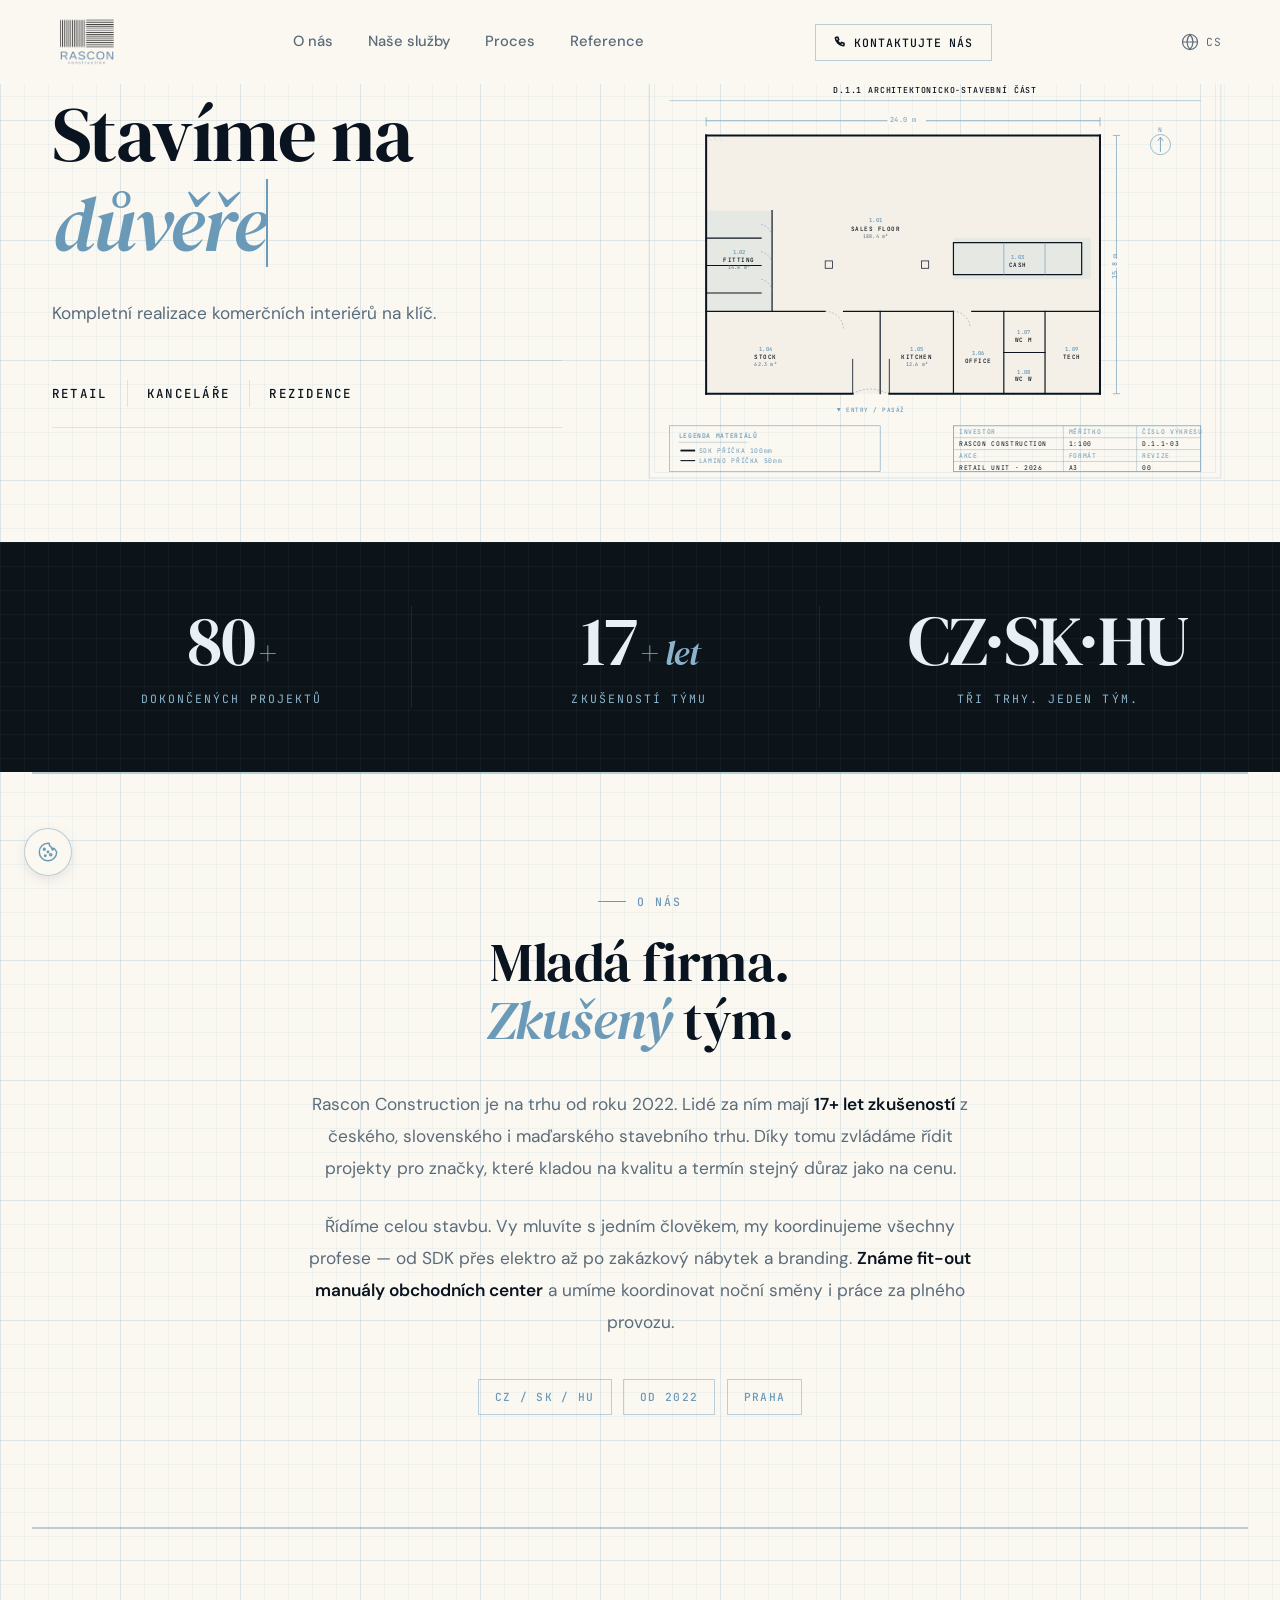
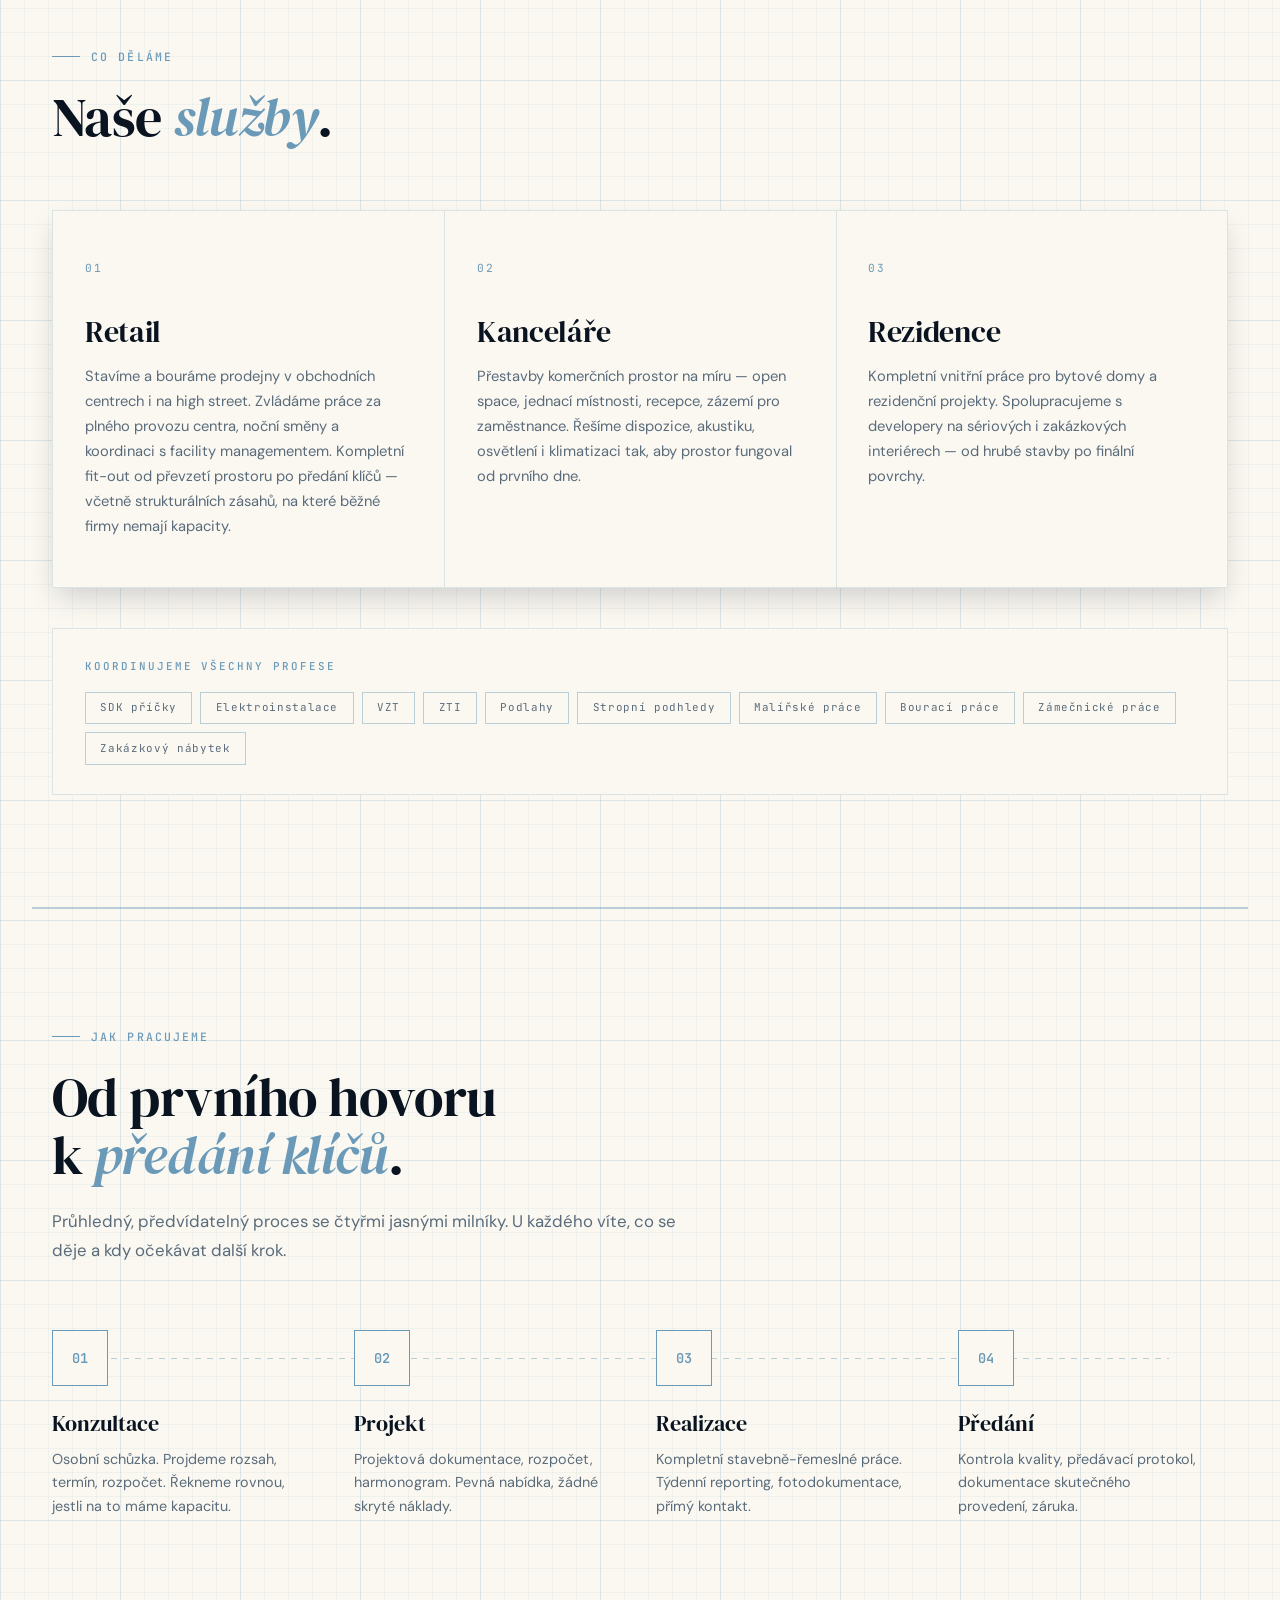
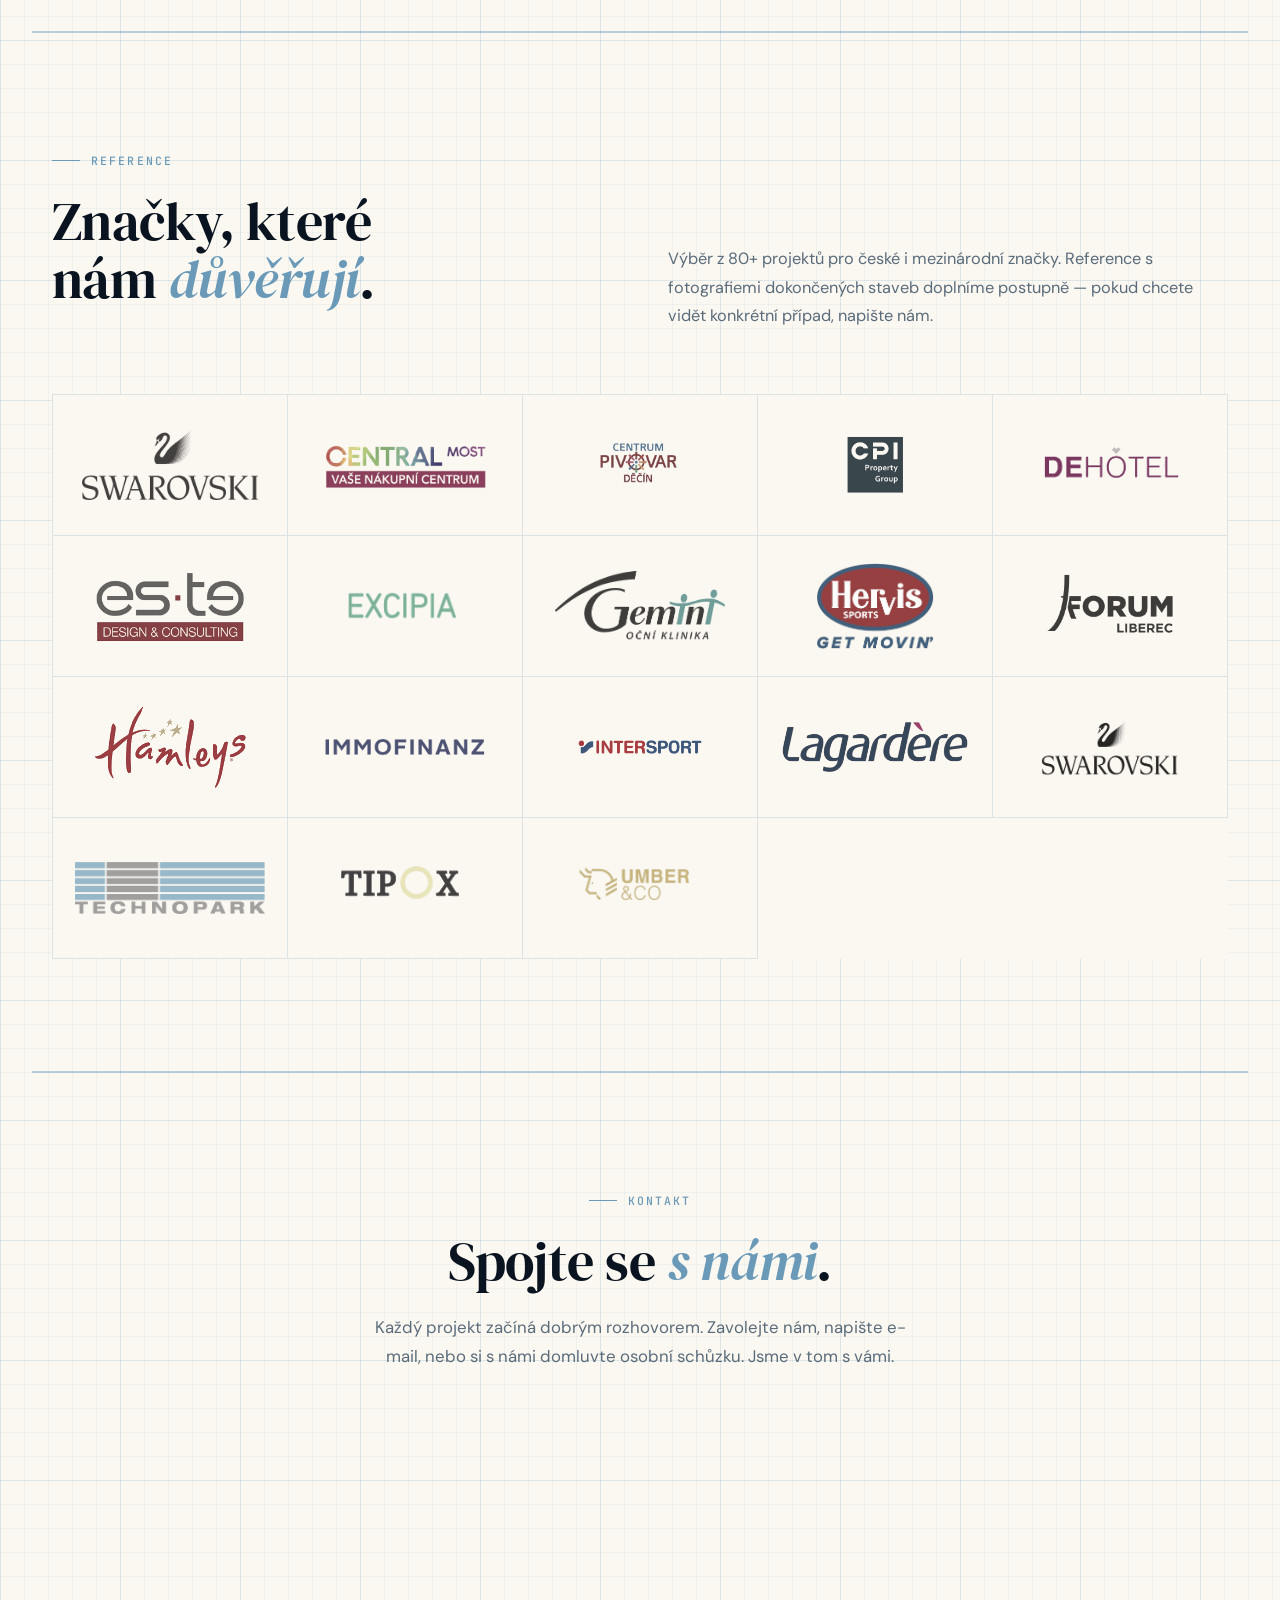
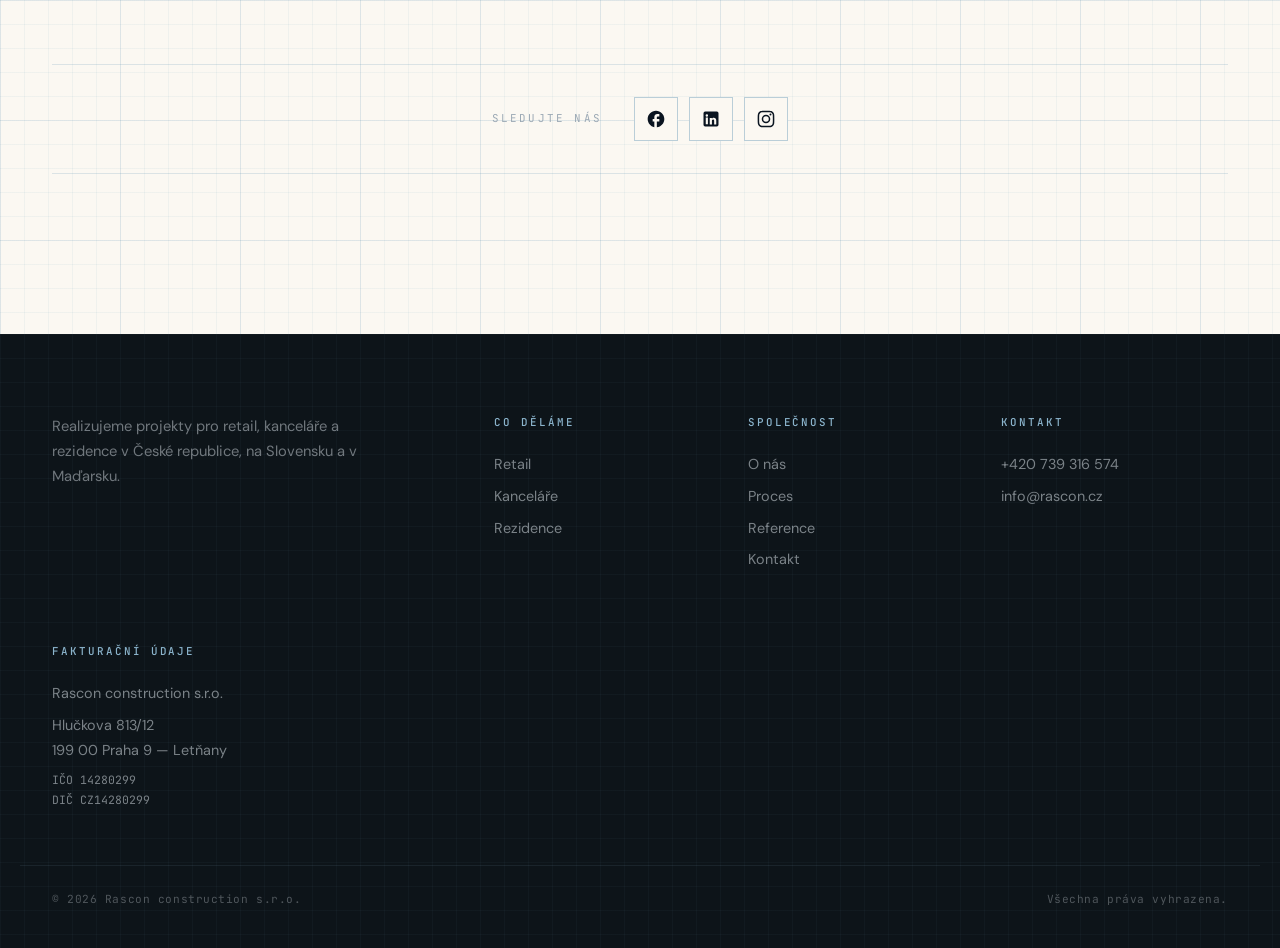
<file: index.html>
<!DOCTYPE html>
<html lang="cs">
<head>
  <meta charset="UTF-8">
  <meta name="viewport" content="width=device-width, initial-scale=1.0">
  <meta name="theme-color" content="#6B9AB8">
  <title>RASCON Construction — Stavíme na důvěře. Retail, kanceláře, rezidence.</title>
  <meta name="description" content="Stavební společnost specializovaná na výstavbu retail jednotek, kanceláří a rezidenčních projektů. Partneři značek Swarovski, Intersport, Hervis, Hamleys. Praha, Česká republika.">
  <meta name="keywords" content="stavební firma Praha, retail výstavba, fit-out, demolice, kanceláře, Swarovski, Intersport, Hervis, Hamleys, Rascon Construction">
  <meta property="og:title" content="RASCON Construction — Stavíme na důvěře">
  <meta property="og:description" content="Retail, kanceláře, rezidence. 80+ projektů, 17+ let zkušeností. Praha, CZ/SK/HU.">
  <meta property="og:type" content="website">
  <meta property="og:locale" content="cs_CZ">
  <meta property="og:url" content="https://www.rascon.cz/">

  <!-- Schema.org JSON-LD - LocalBusiness / GeneralContractor -->
  <script type="application/ld+json">
  {
    "@context": "https://schema.org",
    "@type": "GeneralContractor",
    "name": "Rascon construction s.r.o.",
    "alternateName": "RASCON Construction",
    "description": "Stavební společnost specializovaná na výstavbu retail jednotek, kanceláří a rezidenčních projektů v České republice, na Slovensku a v Maďarsku.",
    "url": "https://www.rascon.cz/",
    "telephone": "+420739316574",
    "email": "info@rascon.cz",
    "foundingDate": "2022-02-22",
    "vatID": "CZ14280299",
    "taxID": "14280299",
    "legalName": "Rascon construction s.r.o.",
    "address": {
      "@type": "PostalAddress",
      "streetAddress": "Hlučkova 813/12",
      "addressLocality": "Praha 9 - Letňany",
      "postalCode": "19900",
      "addressCountry": "CZ"
    },
    "geo": {
      "@type": "GeoCoordinates",
      "latitude": "50.1328",
      "longitude": "14.5188"
    },
    "openingHoursSpecification": {
      "@type": "OpeningHoursSpecification",
      "dayOfWeek": ["Monday", "Tuesday", "Wednesday", "Thursday", "Friday"],
      "opens": "07:00",
      "closes": "17:00"
    },
    "areaServed": [
      { "@type": "Country", "name": "Czech Republic" },
      { "@type": "Country", "name": "Slovakia" },
      { "@type": "Country", "name": "Hungary" }
    ],
    "knowsAbout": ["Retail construction", "Commercial fit-out", "Demolition", "Office refurbishment", "Residential construction"],
    "sameAs": [
      "https://www.facebook.com/profile.php?id=61579614524490",
      "https://www.linkedin.com/company/rascon-construction/",
      "https://www.instagram.com/rascon_construction/"
    ]
  }
  </script>

  <link rel="icon" type="image/jpeg" href="img/favicon.jpg">
  <link rel="preconnect" href="https://fonts.googleapis.com">
  <link rel="preconnect" href="https://fonts.gstatic.com" crossorigin>
  <link href="https://fonts.googleapis.com/css2?family=DM+Sans:wght@300;400;500;600;700&family=DM+Serif+Display:ital@0;1&family=JetBrains+Mono:wght@400;500&display=swap" rel="stylesheet">
  <link rel="stylesheet" href="style.css">
</head>

<body>

  <!-- =====================================================
       NAVIGATION
       ===================================================== -->
  <nav class="site-nav" id="site-nav" role="navigation" aria-label="Hlavní navigace">
    <div class="nav-inner">
      <a href="#" class="nav-brand" aria-label="Rascon Construction — domů">
        <img src="img/logo.png" alt="Rascon Construction">
      </a>

      <ul class="nav-menu">
        <li><a href="#about" data-i18n="nav.about">O nás</a></li>
        <li><a href="#services" data-i18n="nav.services">Naše služby</a></li>
        <li><a href="#process" data-i18n="nav.process">Proces</a></li>
        <li><a href="#clients" data-i18n="nav.clients">Reference</a></li>
      </ul>

      <div class="nav-actions">
        <a href="#contact" class="nav-cta" data-i18n="nav.cta">
          <svg viewBox="0 0 16 16" fill="none" stroke="currentColor" stroke-width="2" stroke-linecap="round"><path d="M3 2.5a1 1 0 0 1 1-1h2l1 3-1.5 1a8 8 0 0 0 4 4l1-1.5 3 1v2a1 1 0 0 1-1 1A11 11 0 0 1 3 2.5z"/></svg>
          <span data-i18n="nav.cta">Kontaktujte nás</span>
        </a>
      </div>

      <div class="lang-switcher">
        <button class="lang-globe" id="lang-toggle" type="button" aria-label="Jazyk">
          <svg viewBox="0 0 24 24" fill="none" stroke="currentColor" stroke-width="1.6">
            <circle cx="12" cy="12" r="10"/>
            <path d="M2 12h20M12 2a15.3 15.3 0 0 1 4 10 15.3 15.3 0 0 1-4 10 15.3 15.3 0 0 1-4-10 15.3 15.3 0 0 1 4-10z"/>
          </svg>
          <span id="lang-current">CS</span>
        </button>
        <div class="lang-dropdown" id="lang-dropdown">
          <button type="button" data-lang="cs" class="is-active">Čeština</button>
          <button type="button" data-lang="en">English</button>
        </div>
      </div>

      <button class="mobile-toggle" id="mobile-toggle" aria-label="Otevřít menu" type="button">
        <span></span><span></span><span></span>
      </button>
    </div>
  </nav>

  <div class="mobile-menu" id="mobile-menu">
    <a href="#about" data-i18n="nav.about">O nás</a>
    <a href="#services" data-i18n="nav.services">Naše služby</a>
    <a href="#process" data-i18n="nav.process">Proces</a>
    <a href="#clients" data-i18n="nav.clients">Reference</a>
    <a href="#contact" data-i18n="nav.contact">Kontakt</a>
    <div class="mobile-menu-lang">
      <button type="button" data-lang="cs" class="is-active">CS</button>
      <button type="button" data-lang="en">EN</button>
    </div>
  </div>

  <main>

  <!-- =====================================================
       HERO
       ===================================================== -->
  <section class="hero" id="hero">
    <div class="hero-grid">
      <div class="hero-text">
        <h1 class="hero-title">
          <span id="hero-prefix">Stavíme na</span><br><span class="rotating-word" id="rotating-word">důvěře</span>
        </h1>
        <p class="hero-subtitle" data-i18n="hero.subtitle">Kompletní realizace komerčních interiérů na klíč.</p>
        <div class="hero-categories">
          <span class="hero-category" data-i18n="hero.cat1">Retail</span>
          <span class="hero-category" data-i18n="hero.cat3">Kanceláře</span>
          <span class="hero-category" data-i18n="hero.cat4">Rezidence</span>
        </div>
      </div>

      <div class="hero-visual">
        <!-- =============================================
             PROFESSIONAL FLOOR PLAN — Intersport-inspired
             ============================================= -->
        <svg viewBox="0 0 640 460" xmlns="http://www.w3.org/2000/svg" role="img" aria-label="Profesionální půdorys retail jednotky">

          <!-- Outer border frame -->
          <rect x="8" y="8" width="624" height="444" fill="none" stroke="var(--accent)" stroke-width="0.6" opacity="0.4"/>
          <rect x="14" y="14" width="612" height="432" fill="none" stroke="var(--accent)" stroke-width="0.4" opacity="0.3"/>

          <!-- Title bar top -->
          <text class="fp-stamp-text-lg fp-fade fp-fade-3" x="320" y="32" text-anchor="middle">
            D.1.1 ARCHITEKTONICKO-STAVEBNÍ ČÁST
          </text>
          <line x1="30" y1="40" x2="610" y2="40" stroke="var(--accent)" stroke-width="0.5" opacity="0.5" class="fp-fade fp-fade-3"/>

          <!-- Top dimension line -->
          <g class="fp-fade fp-fade-4">
            <line class="fp-dimension" x1="70" y1="62" x2="500" y2="62"/>
            <line class="fp-dimension" x1="70" y1="58" x2="70" y2="68"/>
            <line class="fp-dimension" x1="500" y1="58" x2="500" y2="68"/>
            <rect x="268" y="54" width="42" height="12" fill="var(--bg)"/>
            <text class="fp-dimension-text" x="285" y="63" text-anchor="middle">24.0 m</text>
          </g>

          <!-- Right dimension line -->
          <g class="fp-fade fp-fade-5">
            <line class="fp-dimension" x1="518" y1="78" x2="518" y2="360"/>
            <line class="fp-dimension" x1="514" y1="78" x2="522" y2="78"/>
            <line class="fp-dimension" x1="514" y1="360" x2="522" y2="360"/>
            <rect x="508" y="213" width="22" height="12" fill="var(--bg)"/>
            <text class="fp-dimension-text" x="519" y="221" text-anchor="middle" transform="rotate(-90 519 221)">15.8 m</text>
          </g>

          <!-- ZONE FILLS (rendered first, behind walls) -->
          <!-- Sales floor main -->
          <rect class="fp-fill fp-fade fp-fade-1" x="70" y="78" width="430" height="192"/>
          <!-- Fitting rooms corridor -->
          <rect class="fp-fill-accent fp-fade fp-fade-2" x="70" y="160" width="72" height="110"/>
          <!-- Stock + back of house -->
          <rect class="fp-fill fp-fade fp-fade-1" x="70" y="270" width="430" height="90"/>
          <!-- Cash counter zone accent -->
          <rect class="fp-fill-accent fp-fade fp-fade-2" x="340" y="190" width="150" height="45"/>

          <!-- OUTER WALLS -->
          <!-- Top wall -->
          <path class="fp-wall fp-draw fp-draw-1" d="M70 78 L500 78"/>
          <!-- Right wall -->
          <path class="fp-wall fp-draw fp-draw-1" d="M500 78 L500 360"/>
          <!-- Bottom wall (entry gap 230-270) -->
          <path class="fp-wall fp-draw fp-draw-2" d="M70 360 L230 360 M270 360 L500 360"/>
          <!-- Left wall -->
          <path class="fp-wall fp-draw fp-draw-2" d="M70 360 L70 78"/>

          <!-- INNER WALLS -->
          <!-- Horizontal: sales floor / back of house -->
          <path class="fp-wall-inner fp-draw fp-draw-3" d="M70 270 L200 270 M220 270 L340 270 M360 270 L500 270"/>
          <!-- Vertical between stock rooms -->
          <path class="fp-wall-inner fp-draw fp-draw-3" d="M260 270 L260 360"/>
          <!-- Vertical: kitchen/changing/office/WC block -->
          <path class="fp-wall-inner fp-draw fp-draw-4" d="M340 270 L340 360"/>
          <path class="fp-wall-inner fp-draw fp-draw-4" d="M395 270 L395 360"/>
          <path class="fp-wall-inner fp-draw fp-draw-4" d="M440 270 L440 360"/>
          <path class="fp-wall-inner fp-draw fp-draw-4" d="M395 315 L440 315"/>

          <!-- Fitting rooms -->
          <path class="fp-wall-inner fp-draw fp-draw-4" d="M142 160 L142 270"/>
          <path class="fp-wall-inner fp-draw fp-draw-4" d="M70 190 L130 190 M70 220 L130 220 M70 250 L130 250"/>
          <!-- Fitting room door arcs -->
          <path class="fp-door-arc fp-fade fp-fade-3" d="M130 175 A 15 15 0 0 1 142 188"/>
          <path class="fp-door-arc fp-fade fp-fade-3" d="M130 205 A 15 15 0 0 1 142 218"/>
          <path class="fp-door-arc fp-fade fp-fade-3" d="M130 235 A 15 15 0 0 1 142 248"/>

          <!-- Cash counter (L-shape) -->
          <path class="fp-wall-inner fp-draw fp-draw-4" d="M340 195 L480 195 L480 230 L340 230 Z"/>
          <line class="fp-detail fp-fade fp-fade-4" x1="395" y1="195" x2="395" y2="230"/>
          <line class="fp-detail fp-fade fp-fade-4" x1="440" y1="195" x2="440" y2="230"/>

          <!-- Door arcs at entry -->
          <path class="fp-door-arc fp-fade fp-fade-4" d="M230 360 A 38 38 0 0 1 268 360"/>
          <line class="fp-door fp-fade fp-fade-4" x1="230" y1="360" x2="230" y2="322"/>
          <line class="fp-door fp-fade fp-fade-4" x1="270" y1="360" x2="270" y2="322"/>

          <!-- Door: sales → stock -->
          <path class="fp-door-arc fp-fade fp-fade-4" d="M200 270 A 20 20 0 0 1 220 290"/>
          <!-- Door: stock → WC -->
          <path class="fp-door-arc fp-fade fp-fade-4" d="M340 270 A 18 18 0 0 1 358 288"/>

          <!-- Hatching for walls (material indication) -->
          <g class="fp-fade fp-fade-5">
            <line class="fp-hatch" x1="70" y1="78" x2="76" y2="84"/>
            <line class="fp-hatch" x1="76" y1="78" x2="82" y2="84"/>
            <line class="fp-hatch" x1="82" y1="78" x2="88" y2="84"/>
            <line class="fp-hatch" x1="494" y1="78" x2="500" y2="84"/>
            <line class="fp-hatch" x1="488" y1="78" x2="494" y2="84"/>
          </g>

          <!-- Column indicators (structural) -->
          <g class="fp-fade fp-fade-5">
            <rect x="200" y="215" width="8" height="8" fill="none" stroke="var(--text)" stroke-width="0.8"/>
            <rect x="305" y="215" width="8" height="8" fill="none" stroke="var(--text)" stroke-width="0.8"/>
          </g>

          <!-- ROOM LABELS with numbers and areas (Intersport style: 1.01, 1.02...) -->
          <g class="fp-fade fp-fade-5">
            <!-- 1.01 Sales floor -->
            <text class="fp-room-number" x="255" y="172" text-anchor="middle">1.01</text>
            <text class="fp-room-label" x="255" y="182" text-anchor="middle">SALES FLOOR</text>
            <text class="fp-room-area" x="255" y="190" text-anchor="middle">188.4 m²</text>

            <!-- 1.02 Fitting rooms -->
            <text class="fp-room-number" x="106" y="207" text-anchor="middle">1.02</text>
            <text class="fp-room-label" x="106" y="216" text-anchor="middle">FITTING</text>
            <text class="fp-room-area" x="106" y="224" text-anchor="middle">14.8 m²</text>

            <!-- 1.03 Cash -->
            <text class="fp-room-number" x="410" y="213" text-anchor="middle">1.03</text>
            <text class="fp-room-label" x="410" y="222" text-anchor="middle">CASH</text>

            <!-- 1.04 Stock -->
            <text class="fp-room-number" x="135" y="313" text-anchor="middle">1.04</text>
            <text class="fp-room-label" x="135" y="322" text-anchor="middle">STOCK</text>
            <text class="fp-room-area" x="135" y="330" text-anchor="middle">62.3 m²</text>

            <!-- 1.05 Kitchen -->
            <text class="fp-room-number" x="300" y="313" text-anchor="middle">1.05</text>
            <text class="fp-room-label" x="300" y="322" text-anchor="middle">KITCHEN</text>
            <text class="fp-room-area" x="300" y="330" text-anchor="middle">12.6 m²</text>

            <!-- 1.06 Office -->
            <text class="fp-room-number" x="367" y="318" text-anchor="middle">1.06</text>
            <text class="fp-room-label" x="367" y="326" text-anchor="middle">OFFICE</text>

            <!-- 1.07 WC M -->
            <text class="fp-room-number" x="417" y="295" text-anchor="middle">1.07</text>
            <text class="fp-room-label" x="417" y="303" text-anchor="middle">WC M</text>

            <!-- 1.08 WC W -->
            <text class="fp-room-number" x="417" y="338" text-anchor="middle">1.08</text>
            <text class="fp-room-label" x="417" y="346" text-anchor="middle">WC W</text>

            <!-- 1.09 Technical -->
            <text class="fp-room-number" x="469" y="313" text-anchor="middle">1.09</text>
            <text class="fp-room-label" x="469" y="322" text-anchor="middle">TECH</text>

            <!-- Entry marker -->
            <text class="fp-room-label" x="250" y="380" text-anchor="middle" style="fill: var(--accent);">▼ ENTRY / PASÁŽ</text>
          </g>

          <!-- LEGEND BOX bottom-left -->
          <g class="fp-fade fp-fade-5">
            <rect class="fp-legend-box" x="30" y="395" width="230" height="50"/>
            <text class="fp-stamp-text" x="40" y="408" style="font-weight: 600;">LEGENDA MATERIÁLŮ</text>
            <line x1="40" y1="413" x2="115" y2="413" stroke="var(--accent)" stroke-width="0.4"/>

            <line x1="42" y1="422" x2="58" y2="422" stroke="var(--text)" stroke-width="2"/>
            <text class="fp-stamp-text" x="62" y="425">SDK PŘÍČKA 100mm</text>

            <line x1="42" y1="433" x2="58" y2="433" stroke="var(--text)" stroke-width="1.2"/>
            <text class="fp-stamp-text" x="62" y="436">LAMINO PŘÍČKA 50mm</text>
          </g>

          <!-- PROJECT STAMP bottom-right (razítko) -->
          <g class="fp-fade fp-fade-5">
            <rect class="fp-stamp-box" x="340" y="395" width="270" height="50"/>
            <line x1="340" y1="408" x2="610" y2="408" stroke="var(--accent)" stroke-width="0.4"/>
            <line x1="340" y1="421" x2="610" y2="421" stroke="var(--accent)" stroke-width="0.4"/>
            <line x1="340" y1="434" x2="610" y2="434" stroke="var(--accent)" stroke-width="0.4"/>
            <line x1="460" y1="395" x2="460" y2="445" stroke="var(--accent)" stroke-width="0.4"/>
            <line x1="540" y1="395" x2="540" y2="445" stroke="var(--accent)" stroke-width="0.4"/>

            <text class="fp-stamp-text" x="346" y="404">INVESTOR</text>
            <text class="fp-stamp-text" x="346" y="417" style="fill: var(--text);">RASCON CONSTRUCTION</text>
            <text class="fp-stamp-text" x="346" y="430">AKCE</text>
            <text class="fp-stamp-text" x="346" y="443" style="fill: var(--text);">RETAIL UNIT · 2026</text>

            <text class="fp-stamp-text" x="466" y="404">MĚŘÍTKO</text>
            <text class="fp-stamp-text" x="466" y="417" style="fill: var(--text);">1:100</text>
            <text class="fp-stamp-text" x="466" y="430">FORMÁT</text>
            <text class="fp-stamp-text" x="466" y="443" style="fill: var(--text);">A3</text>

            <text class="fp-stamp-text" x="546" y="404">ČÍSLO VÝKRESU</text>
            <text class="fp-stamp-text" x="546" y="417" style="fill: var(--text);">D.1.1-03</text>
            <text class="fp-stamp-text" x="546" y="430">REVIZE</text>
            <text class="fp-stamp-text" x="546" y="443" style="fill: var(--text);">00</text>
          </g>

          <!-- North indicator -->
          <g class="fp-fade fp-fade-5" transform="translate(566, 88)">
            <circle cx="0" cy="0" r="11" fill="none" stroke="var(--accent)" stroke-width="0.7"/>
            <path d="M0 -8 L0 8 M-3 -4 L0 -8 L3 -4" stroke="var(--accent)" stroke-width="0.9" fill="none"/>
            <text class="fp-stamp-text" x="0" y="-14" text-anchor="middle">N</text>
          </g>
        </svg>
      </div>
    </div>
  </section>

  <!-- =====================================================
       STATS STRIP
       ===================================================== -->
  <div class="stats-strip" id="stats">
    <div class="stats-grid">
      <div class="stat-item reveal">
        <div class="stat-number"><span data-count-to="80">0</span><em>+</em></div>
        <div class="stat-label" data-i18n="stats.projects">Dokončených projektů</div>
      </div>
      <div class="stat-item reveal reveal-delay-1">
        <div class="stat-number"><span data-count-to="17">0</span><em data-i18n="stats.yearsUnit">+ let</em></div>
        <div class="stat-label" data-i18n="stats.experience">Zkušeností týmu</div>
      </div>
      <div class="stat-item reveal reveal-delay-2">
        <div class="stat-number">CZ·SK·HU</div>
        <div class="stat-label" data-i18n="stats.markets">Tři trhy. Jeden tým.</div>
      </div>
    </div>
  </div>

  <!-- =====================================================
       ABOUT — O nás (centered layout)
       ===================================================== -->
  <section class="about" id="about">
    <div class="container">
      <div class="about-centered">
        <p class="eyebrow reveal" data-i18n="about.eyebrow">O nás</p>
        <h2 class="section-heading reveal" data-i18n-html="about.heading">Mladá firma.<br><em>Zkušený</em> tým.</h2>
        <p class="about-lead reveal reveal-delay-1" data-i18n-html="about.p1">
          Rascon Construction je na trhu od roku 2022. Lidé za ním mají <strong>17+ let zkušeností</strong> z českého, slovenského i maďarského stavebního trhu. Díky tomu zvládáme řídit projekty pro značky, které kladou na kvalitu a termín stejný důraz jako na cenu.
        </p>
        <p class="about-lead reveal reveal-delay-2" data-i18n-html="about.p2">
          Řídíme celou stavbu. Vy mluvíte s jedním člověkem, my koordinujeme všechny profese — od SDK přes elektro až po zakázkový nábytek a branding. <strong>Známe fit-out manuály obchodních center</strong> a umíme koordinovat noční směny i práce za plného provozu.
        </p>
        <div class="about-badges reveal reveal-delay-3">
          <span class="about-badge">CZ / SK / HU</span>
          <span class="about-badge" data-i18n="about.badge2">Od 2022</span>
          <span class="about-badge" data-i18n="about.badge3">Praha</span>
        </div>
      </div>
    </div>
  </section>

  <!-- =====================================================
       SERVICES — Naše služby
       ===================================================== -->
  <section class="services" id="services">
    <div class="container">
      <div class="services-header reveal">
        <p class="eyebrow" data-i18n="services.eyebrow">Co děláme</p>
        <h2 class="section-heading" data-i18n-html="services.heading">Naše <em>služby</em>.</h2>
      </div>

      <div class="services-grid">
        <div class="service-card reveal">
          <span class="service-index">01</span>
          <h3 data-i18n="services.s1Title">Retail</h3>
          <p data-i18n="services.s1Desc">Stavíme a bouráme prodejny v obchodních centrech i na high street. Zvládáme práce za plného provozu centra, noční směny a koordinaci s facility managementem. Kompletní fit-out od převzetí prostoru po předání klíčů — včetně strukturálních zásahů, na které běžné firmy nemají kapacity.</p>
        </div>

        <div class="service-card reveal reveal-delay-1">
          <span class="service-index">02</span>
          <h3 data-i18n="services.s3Title">Kanceláře</h3>
          <p data-i18n="services.s3Desc">Přestavby komerčních prostor na míru — open space, jednací místnosti, recepce, zázemí pro zaměstnance. Řešíme dispozice, akustiku, osvětlení i klimatizaci tak, aby prostor fungoval od prvního dne.</p>
        </div>

        <div class="service-card reveal reveal-delay-2">
          <span class="service-index">03</span>
          <h3 data-i18n="services.s4Title">Rezidence</h3>
          <p data-i18n="services.s4Desc">Kompletní vnitřní práce pro bytové domy a rezidenční projekty. Spolupracujeme s developery na sériových i zakázkových interiérech — od hrubé stavby po finální povrchy.</p>
        </div>
      </div>

      <div class="services-professions reveal">
        <span class="services-professions-label" data-i18n="services.professionsLabel">Koordinujeme všechny profese</span>
        <div class="services-professions-tags">
          <span class="profession-tag">SDK příčky</span>
          <span class="profession-tag">Elektroinstalace</span>
          <span class="profession-tag">VZT</span>
          <span class="profession-tag">ZTI</span>
          <span class="profession-tag">Podlahy</span>
          <span class="profession-tag">Stropní podhledy</span>
          <span class="profession-tag">Malířské práce</span>
          <span class="profession-tag">Bourací práce</span>
          <span class="profession-tag">Zámečnické práce</span>
          <span class="profession-tag">Zakázkový nábytek</span>
        </div>
      </div>
    </div>
  </section>

  <!-- =====================================================
       PROCESS
       ===================================================== -->
  <section class="process" id="process">
    <div class="container">
      <p class="eyebrow reveal" data-i18n="process.eyebrow">Jak pracujeme</p>
      <h2 class="section-heading reveal" data-i18n-html="process.heading">Od prvního hovoru<br>k <em>předání klíčů</em>.</h2>
      <p class="section-lead reveal" data-i18n="process.lead">Průhledný, předvídatelný proces se čtyřmi jasnými milníky. U každého víte, co se děje a kdy očekávat další krok.</p>

      <div class="process-timeline">
        <div class="process-step reveal">
          <div class="process-marker">
            <span class="process-number">01</span>
            <svg class="process-icon" viewBox="0 0 24 24" fill="none" stroke="currentColor" stroke-width="1.5" stroke-linecap="round" stroke-linejoin="round"><path d="M21 15a2 2 0 0 1-2 2H7l-4 4V5a2 2 0 0 1 2-2h14a2 2 0 0 1 2 2z"/></svg>
          </div>
          <h4 data-i18n="process.s1Title">Konzultace</h4>
          <p data-i18n="process.s1Desc">Osobní schůzka. Projdeme rozsah, termín, rozpočet. Řekneme rovnou, jestli na to máme kapacitu.</p>
        </div>
        <div class="process-step reveal reveal-delay-1">
          <div class="process-marker">
            <span class="process-number">02</span>
            <svg class="process-icon" viewBox="0 0 24 24" fill="none" stroke="currentColor" stroke-width="1.5" stroke-linecap="round" stroke-linejoin="round"><path d="M17 3a2.83 2.83 0 1 1 4 4L7.5 20.5 2 22l1.5-5.5Z"/><path d="m15 5 4 4"/></svg>
          </div>
          <h4 data-i18n="process.s2Title">Projekt</h4>
          <p data-i18n="process.s2Desc">Projektová dokumentace, rozpočet, harmonogram. Pevná nabídka, žádné skryté náklady.</p>
        </div>
        <div class="process-step reveal reveal-delay-2">
          <div class="process-marker">
            <span class="process-number">03</span>
            <svg class="process-icon" viewBox="0 0 24 24" fill="none" stroke="currentColor" stroke-width="1.5" stroke-linecap="round" stroke-linejoin="round"><path d="M15.12 2.12a3 3 0 0 1 4.24 0l2.52 2.52a3 3 0 0 1 0 4.24L8.76 22H2v-6.76z"/><path d="M2 22h6.76"/></svg>
          </div>
          <h4 data-i18n="process.s3Title">Realizace</h4>
          <p data-i18n="process.s3Desc">Kompletní stavebně-řemeslné práce. Týdenní reporting, fotodokumentace, přímý kontakt.</p>
        </div>
        <div class="process-step reveal reveal-delay-3">
          <div class="process-marker">
            <span class="process-number">04</span>
            <svg class="process-icon" viewBox="0 0 24 24" fill="none" stroke="currentColor" stroke-width="1.5" stroke-linecap="round" stroke-linejoin="round"><path d="m21 2-2 2m-7.61 7.61a5.5 5.5 0 1 1-7.78 7.78 5.5 5.5 0 0 1 7.78-7.78m0 0L12 10l3.5-3.5L19 2l2 2-4.5 4.5L13 12l.39-.39z"/></svg>
          </div>
          <h4 data-i18n="process.s4Title">Předání</h4>
          <p data-i18n="process.s4Desc">Kontrola kvality, předávací protokol, dokumentace skutečného provedení, záruka.</p>
        </div>
      </div>
    </div>
  </section>

  <!-- =====================================================
       CLIENTS
       ===================================================== -->
  <section class="clients" id="clients">
    <div class="container">
      <div class="clients-header">
        <div class="reveal">
          <p class="eyebrow" data-i18n="clients.eyebrow">Reference</p>
          <h2 class="section-heading" data-i18n-html="clients.heading">Značky, které<br>nám <em>důvěřují</em>.</h2>
        </div>
        <p class="lead-text reveal reveal-delay-1" data-i18n="clients.lead">
          Výběr z 80+ projektů pro české i mezinárodní značky. Reference s fotografiemi dokončených staveb doplníme postupně — pokud chcete vidět konkrétní případ, napište nám.
        </p>
      </div>

      <div class="clients-grid">
        <div class="client-cell reveal" id="client-1" title="Swarovski"><img src="img/clients/01.png" alt="Swarovski" loading="lazy"></div>
        <div class="client-cell reveal" id="client-2" title="Hervis Sports"><img src="img/clients/02.png" alt="Hervis Sports" loading="lazy"></div>
        <div class="client-cell reveal" id="client-3" title="Intersport"><img src="img/clients/03.png" alt="Intersport" loading="lazy"></div>
        <div class="client-cell reveal" id="client-4" title="C&amp;A"><img src="img/clients/04.png" alt="C&amp;A" loading="lazy"></div>
        <div class="client-cell reveal" id="client-5" title="Hamleys"><img src="img/clients/05.png" alt="Hamleys" loading="lazy"></div>
        <div class="client-cell reveal" id="client-6" title="Lagardère / Paul"><img src="img/clients/06.png" alt="Lagardère / Paul" loading="lazy"></div>
        <div class="client-cell reveal" id="client-7" title="Immofinanz"><img src="img/clients/07.png" alt="Immofinanz" loading="lazy"></div>
        <div class="client-cell reveal" id="client-8" title="CPI Property Group"><img src="img/clients/08.png" alt="CPI Property Group" loading="lazy"></div>
        <div class="client-cell reveal" id="client-9" title="Technopark"><img src="img/clients/09.png" alt="Technopark" loading="lazy"></div>
        <div class="client-cell reveal" id="client-10" title="Forum Liberec"><img src="img/clients/10.png" alt="Forum Liberec" loading="lazy"></div>
        <div class="client-cell reveal" id="client-11" title="Centrum Pivovar Děčín"><img src="img/clients/11.png" alt="Centrum Pivovar Děčín" loading="lazy"></div>
        <div class="client-cell reveal" id="client-12" title="Central Most"><img src="img/clients/12.png" alt="Central Most" loading="lazy"></div>
        <div class="client-cell reveal" id="client-13" title="ES.TE Design &amp; Consulting"><img src="img/clients/13.png" alt="ES.TE Design &amp; Consulting" loading="lazy"></div>
        <div class="client-cell reveal" id="client-14" title="Gemini Oční klinika"><img src="img/clients/14.png" alt="Gemini Oční klinika" loading="lazy"></div>
        <div class="client-cell reveal" id="client-15" title="TIPOX"><img src="img/clients/15.png" alt="TIPOX" loading="lazy"></div>
        <div class="client-cell reveal" id="client-16" title="EXCIPIA"><img src="img/clients/16.png" alt="EXCIPIA" loading="lazy"></div>
        <div class="client-cell reveal" id="client-17" title="DEHOTEL"><img src="img/clients/17.png" alt="DEHOTEL" loading="lazy"></div>
        <div class="client-cell reveal" id="client-18" title="UMBER &amp; CO."><img src="img/clients/18.png" alt="UMBER &amp; CO." loading="lazy"></div>
      </div>
    </div>
  </section>


  <!-- =====================================================
       CONTACT
       ===================================================== -->
  <section class="contact" id="contact">
    <div class="container">
      <div class="contact-header reveal">
        <p class="eyebrow" data-i18n="contact.eyebrow">Kontakt</p>
        <h2 class="section-heading" data-i18n-html="contact.heading">Spojte se <em>s námi</em>.</h2>
        <p class="contact-lead" data-i18n="contact.lead">Každý projekt začíná dobrým rozhovorem. Zavolejte nám, napište e-mail, nebo si s námi domluvte osobní schůzku. Jsme v tom s vámi.</p>
      </div>

      <div class="contact-cards reveal reveal-delay-1">
        <!-- Phone card -->
        <button type="button" class="contact-card copyable" data-copy-type="phone" data-copy-value="+420 739 316 574" data-href="tel:+420739316574">
          <svg class="contact-card-icon" width="20" height="20" viewBox="0 0 20 20" fill="none" stroke="currentColor" stroke-width="1.6" stroke-linecap="round"><path d="M4 3h3l1.5 4-2 1a10 10 0 0 0 5 5l1-2 4 1.5V16a1 1 0 0 1-1 1A14 14 0 0 1 3 4a1 1 0 0 1 1-1z"/></svg>
          <span class="contact-card-label" data-i18n="contact.phone">Telefon</span>
          <span class="contact-card-value">+420 739 316 574</span>
          <span class="contact-card-name">Vladimír Raš</span>
          <span class="contact-card-hint" data-i18n="contact.phoneHint">Pro rychlé dotazy a konzultace</span>
        </button>

        <!-- Email card -->
        <button type="button" class="contact-card copyable" data-copy-type="email" data-email-user="info" data-email-domain="rascon.cz">
          <svg class="contact-card-icon" width="20" height="20" viewBox="0 0 20 20" fill="none" stroke="currentColor" stroke-width="1.5"><rect x="2" y="4" width="16" height="12" rx="1"/><path d="M2 5l8 7 8-7"/></svg>
          <span class="contact-card-label" data-i18n="contact.email">Email</span>
          <span class="contact-card-value" data-email-display>&nbsp;</span>
          <span class="contact-card-hint" data-i18n="contact.emailHint">Pro zasílání podkladů a poptávek</span>
        </button>

        <!-- Location card -->
        <div class="contact-card contact-card-static">
          <svg class="contact-card-icon" width="20" height="20" viewBox="0 0 20 20" fill="none" stroke="currentColor" stroke-width="1.5"><path d="M10 1C6.13 1 3 4.13 3 8c0 5.25 7 11 7 11s7-5.75 7-11c0-3.87-3.13-7-7-7z"/><circle cx="10" cy="8" r="2.5"/></svg>
          <span class="contact-card-label" data-i18n="contact.location">Lokalita</span>
          <span class="contact-card-value" data-i18n="contact.locationValue">Praha 9 — Letňany</span>
          <span class="contact-card-hint" data-i18n="contact.locationHint">Odpovídáme do 24 hodin</span>
        </div>
      </div>

      <!-- Social strip -->
      <div class="contact-social-strip reveal reveal-delay-2">
        <span class="contact-social-label" data-i18n="contact.social">Sledujte nás</span>
        <div class="contact-social">
          <a href="https://www.facebook.com/profile.php?id=61579614524490" target="_blank" rel="noopener" aria-label="Facebook">
            <svg viewBox="0 0 24 24"><path d="M22 12c0-5.52-4.48-10-10-10S2 6.48 2 12c0 4.84 3.44 8.87 8 9.8V15H8v-3h2V9.5C10 7.57 11.57 6 13.5 6H16v3h-2c-.55 0-1 .45-1 1v2h3v3h-3v6.95c5.05-.5 9-4.76 9-9.95z"/></svg>
          </a>
          <a href="https://www.linkedin.com/company/rascon-construction/" target="_blank" rel="noopener" aria-label="LinkedIn">
            <svg viewBox="0 0 24 24"><path d="M19 3a2 2 0 0 1 2 2v14a2 2 0 0 1-2 2H5a2 2 0 0 1-2-2V5a2 2 0 0 1 2-2h14zM8.3 18.3v-8H5.7v8h2.6zM7 9.2a1.5 1.5 0 1 0 0-3 1.5 1.5 0 0 0 0 3zm11.3 9.1v-4.4c0-2.3-1.2-3.4-2.9-3.4-1.3 0-1.9.7-2.3 1.2v-1h-2.6c0 .7 0 8 0 8h2.6v-4.5c0-.2 0-.5.1-.6.2-.4.6-.9 1.3-.9.9 0 1.3.7 1.3 1.7v4.3h2.5z"/></svg>
          </a>
          <a href="https://www.instagram.com/rascon_construction/" target="_blank" rel="noopener" aria-label="Instagram">
            <svg viewBox="0 0 24 24"><path d="M12 2c2.72 0 3.06.01 4.12.06 1.06.05 1.79.22 2.42.46.66.26 1.22.6 1.77 1.16.56.56.9 1.11 1.16 1.77.24.63.41 1.36.46 2.42C21.99 8.94 22 9.28 22 12s-.01 3.06-.06 4.12c-.05 1.06-.22 1.79-.46 2.42a4.9 4.9 0 0 1-1.16 1.77c-.56.56-1.11.9-1.77 1.16-.63.24-1.36.41-2.42.46-1.06.05-1.4.06-4.12.06s-3.06-.01-4.12-.06c-1.06-.05-1.79-.22-2.42-.46a4.9 4.9 0 0 1-1.77-1.16 4.9 4.9 0 0 1-1.16-1.77c-.24-.63-.41-1.36-.46-2.42C2.01 15.06 2 14.72 2 12s.01-3.06.06-4.12c.05-1.06.22-1.79.46-2.42.26-.66.6-1.22 1.16-1.77.56-.56 1.11-.9 1.77-1.16.63-.24 1.36-.41 2.42-.46C8.94 2.01 9.28 2 12 2zm0 1.8c-2.67 0-2.99.01-4.04.06-.98.04-1.5.21-1.86.34-.47.18-.8.4-1.15.75-.35.35-.57.68-.75 1.15-.13.36-.3.88-.34 1.86C3.81 9.01 3.8 9.33 3.8 12s.01 2.99.06 4.04c.04.98.21 1.5.34 1.86.18.47.4.8.75 1.15.35.35.68.57 1.15.75.36.13.88.3 1.86.34 1.05.05 1.37.06 4.04.06s2.99-.01 4.04-.06c.98-.04 1.5-.21 1.86-.34.47-.18.8-.4 1.15-.75.35-.35.57-.68.75-1.15.13-.36.3-.88.34-1.86.05-1.05.06-1.37.06-4.04s-.01-2.99-.06-4.04c-.04-.98-.21-1.5-.34-1.86a3.1 3.1 0 0 0-.75-1.15 3.1 3.1 0 0 0-1.15-.75c-.36-.13-.88-.3-1.86-.34C14.99 3.81 14.67 3.8 12 3.8zm0 3.06a5.14 5.14 0 1 1 0 10.28 5.14 5.14 0 0 1 0-10.28zm0 8.47a3.33 3.33 0 1 0 0-6.66 3.33 3.33 0 0 0 0 6.66zm6.54-8.68a1.2 1.2 0 1 1-2.4 0 1.2 1.2 0 0 1 2.4 0z"/></svg>
          </a>
        </div>
      </div>
    </div>
  </section>

  <!-- Copy feedback toast -->
  <div class="copy-toast" id="copy-toast" role="status" aria-live="polite">
    <svg width="16" height="16" viewBox="0 0 16 16" fill="none" stroke="currentColor" stroke-width="2.5" stroke-linecap="round" stroke-linejoin="round"><path d="M3 8l3 3 7-7"/></svg>
    <span data-i18n="toast.copied">Zkopírováno</span>
  </div>

  </main>

  <!-- =====================================================
       FOOTER
       ===================================================== -->
  <footer>
    <div class="footer-inner">
      <div class="footer-brand-block">
        <p data-i18n="footer.tagline">Realizujeme projekty pro retail, kanceláře a rezidence v České republice, na Slovensku a v Maďarsku.</p>
      </div>

      <div class="footer-col">
        <h5 data-i18n="footer.services">Co děláme</h5>
        <a href="#services" data-i18n="hero.cat1">Retail</a>
        <a href="#services" data-i18n="services.s3Title">Kanceláře</a>
        <a href="#services" data-i18n="hero.cat3">Rezidence</a>
      </div>

      <div class="footer-col">
        <h5 data-i18n="footer.company">Společnost</h5>
        <a href="#about" data-i18n="nav.about">O nás</a>
        <a href="#process" data-i18n="nav.process">Proces</a>
        <a href="#clients" data-i18n="nav.clients">Reference</a>
        <a href="#contact" data-i18n="nav.contact">Kontakt</a>
      </div>

      <div class="footer-col">
        <h5 data-i18n="footer.contactCol">Kontakt</h5>
        <a href="tel:+420739316574">+420 739 316 574</a>
        <a href="#" class="footer-email" data-email-user="info" data-email-domain="rascon.cz"><span data-email-display>&nbsp;</span></a>
      </div>

      <div class="footer-col">
        <h5 data-i18n="footer.billing">Fakturační údaje</h5>
        <p>Rascon construction s.r.o.</p>
        <p>Hlučkova 813/12<br>199 00 Praha 9 — Letňany</p>
        <p style="font-family: var(--font-mono); font-size: 0.72rem;">IČO 14280299<br>DIČ CZ14280299</p>
      </div>
    </div>

    <div class="footer-bottom">
      <p>© 2026 Rascon construction s.r.o.</p>
      <p data-i18n="footer.rights">Všechna práva vyhrazena.</p>
    </div>
  </footer>
  <button type="button" class="cookie-fab" id="cookie-fab" aria-label="Cookies">
    <svg viewBox="0 0 24 24" fill="none" stroke="currentColor" stroke-width="1.6" stroke-linecap="round" stroke-linejoin="round"><path d="M21.5 12c0 5.25-4.25 9.5-9.5 9.5S2.5 17.25 2.5 12 6.75 2.5 12 2.5c.5 0 1 .04 1.5.12-.5 1.5.2 3.2 1.8 3.6.5 1.7 2.2 2.5 3.6 1.8 1 1.3 1.8 2.6 2.4 4"/><circle cx="8" cy="9" r="1"/><circle cx="15" cy="15" r="1.2"/><circle cx="9" cy="16" r="0.8"/><circle cx="17" cy="9" r="0.8"/><circle cx="12" cy="12" r="0.8"/></svg>
  </button>
  <div class="cookie-overlay" id="cookie-overlay" role="dialog" aria-modal="true">
    <div class="cookie-modal">
      <span class="cookie-modal-eyebrow" data-i18n="cookies.eyebrow">Soukromí</span>
      <h4 data-i18n="cookies.title">Cookies</h4>
      <p data-i18n="cookies.body">Tento web používá pouze nezbytné soubory cookie, které zajišťují jeho základní fungování. Neshromažďujeme žádná analytická ani marketingová data.</p>
      <button type="button" class="cookie-close" id="cookie-close" data-i18n="cookies.ack">Beru na vědomí</button>
    </div>
  </div>

  <script src="main.js"></script>
</body>
</html>
</file>
<file: style.css>
/* ===========================================================
       RASCON CONSTRUCTION — HOMEPAGE v3
       Design: Blueprint minimalism, light theme
       Typography: DM Serif Display + DM Sans + JetBrains Mono
       =========================================================== */

    *, *::before, *::after { margin: 0; padding: 0; box-sizing: border-box; }
    html { scroll-behavior: smooth; }

    :root {
      --font-display: 'DM Serif Display', Georgia, serif;
      --font-body: 'DM Sans', -apple-system, sans-serif;
      --font-mono: 'JetBrains Mono', 'Courier New', monospace;

      --bg: #fbf8f2;
      --bg-soft: #f4f0e8;
      --bg-panel: #0d1419;
      --text: #0a1420;
      --text-soft: #5a6b7a;
      --text-muted: #9ba8b4;
      --text-on-dark: #e8f0f6;
      --accent: #6B9AB8;
      --accent-dark: #4a7a9a;
      --accent-light: #8bb4cc;
      --border: rgba(107, 154, 184, 0.22);
      --border-strong: rgba(107, 154, 184, 0.45);
      --grid-line: rgba(107, 154, 184, 0.08);
      --grid-line-major: rgba(107, 154, 184, 0.14);
      --shadow-soft: 0 1px 2px rgba(10, 20, 32, 0.04);
      --shadow-med: 0 13px 27px -5px rgba(10, 20, 32, 0.18);
    }

    body {
      font-family: var(--font-body);
      font-weight: 400;
      font-size: 16px;
      line-height: 1.65;
      color: var(--text);
      background-color: var(--bg);
      background-image:
        linear-gradient(var(--grid-line) 1px, transparent 1px),
        linear-gradient(90deg, var(--grid-line) 1px, transparent 1px),
        linear-gradient(var(--grid-line-major) 1px, transparent 1px),
        linear-gradient(90deg, var(--grid-line-major) 1px, transparent 1px);
      background-size: 24px 24px, 24px 24px, 120px 120px, 120px 120px;
      overflow-x: hidden;
      -webkit-font-smoothing: antialiased;
      position: relative;
    }

    /* Grid applied directly to body background so it scrolls with content */

    main, nav, footer { position: relative; z-index: 1; }
    a { color: inherit; text-decoration: none; }

    /* ---- TYPOGRAPHY HELPERS ---- */
    .eyebrow {
      font-family: var(--font-mono);
      font-size: 0.72rem;
      font-weight: 500;
      letter-spacing: 0.18em;
      text-transform: uppercase;
      color: var(--accent);
      display: inline-flex;
      align-items: center;
      gap: 0.7rem;
      margin-bottom: 1.4rem;
    }
    .eyebrow::before {
      content: '';
      width: 28px;
      height: 1.5px;
      background: var(--accent);
    }

    .section-heading {
      font-family: var(--font-display);
      font-size: clamp(2.2rem, 4.2vw, 3.4rem);
      font-weight: 400;
      line-height: 1.08;
      letter-spacing: -0.01em;
      margin-bottom: 1.4rem;
      color: var(--text);
    }
    .section-heading em {
      font-style: italic;
      color: var(--accent);
    }

    .section-lead {
      font-size: 1.05rem;
      line-height: 1.75;
      color: var(--text-soft);
      max-width: 640px;
      margin-bottom: 3.5rem;
    }

    .container {
      max-width: 1240px;
      margin: 0 auto;
      padding: 0 2rem;
    }

    section { padding: 7rem 0; position: relative; }

    /* Section divider — blueprint ruler line */
    .about::before,
    .services::before,
    .process::before,
    .clients::before,
    .contact::before {
      content: '';
      position: absolute;
      top: 0;
      left: 2rem;
      right: 2rem;
      height: 2px;
      background: var(--border-strong);
    }

    /* ===========================================================
       NAVIGATION
       =========================================================== */
    .site-nav {
      position: fixed;
      top: 0;
      left: 0;
      right: 0;
      z-index: 100;
      background: var(--bg);
      height: 84px;
      display: flex;
      align-items: center;
      transition: box-shadow 0.3s ease;
    }
    .site-nav.is-scrolled {
      box-shadow: var(--shadow-soft);
    }
    .nav-inner {
      width: 100%;
      max-width: 1240px;
      margin: 0 auto;
      padding: 0 2rem;
      display: flex;
      align-items: center;
      justify-content: space-between;
      gap: 1.5rem;
    }
    .nav-brand { display: flex; align-items: center; flex-shrink: 0; }
    .nav-brand img {
      height: 56px;
      width: auto;
      display: block;
    }

    .nav-menu {
      display: flex;
      gap: 2.2rem;
      list-style: none;
    }
    .nav-menu a {
      font-size: 0.92rem;
      font-weight: 500;
      color: var(--text-soft);
      position: relative;
      padding: 0.4rem 0;
      transition: color 0.2s ease;
    }
    .nav-menu a::after {
      content: '';
      position: absolute;
      bottom: 0;
      left: 0;
      width: 0;
      height: 1.5px;
      background: var(--accent);
      transition: width 0.25s ease;
    }
    .nav-menu a:hover { color: var(--text); }
    .nav-menu a:hover::after { width: 100%; }

    .nav-actions {
      display: flex;
      align-items: stretch;
      gap: 1rem;
    }

    /* Language switcher */
    .lang-switcher {
      position: relative;
      margin-left: 0.8rem;
    }
    .lang-globe {
      background: none;
      border: none;
      cursor: pointer;
      color: var(--text-soft);
      padding: 0.4rem;
      display: flex;
      align-items: center;
      gap: 0.4rem;
      font-family: var(--font-mono);
      font-size: 0.7rem;
      letter-spacing: 0.08em;
      transition: color 0.2s ease;
    }
    .lang-globe:hover { color: var(--text); }
    .lang-globe svg { width: 18px; height: 18px; }
    .lang-dropdown {
      position: absolute;
      top: 100%;
      right: 0;
      background: var(--bg);
      border: 1px solid var(--border-strong);
      box-shadow: 0 8px 24px -8px rgba(10,20,32,0.18);
      min-width: 120px;
      opacity: 0;
      pointer-events: none;
      transform: translateY(4px);
      transition: all 0.2s ease;
      z-index: 100;
    }
    .lang-dropdown.is-open {
      opacity: 1;
      pointer-events: auto;
      transform: translateY(0);
    }
    .lang-dropdown button {
      display: block;
      width: 100%;
      text-align: left;
      padding: 0.6rem 1rem;
      border: none;
      background: transparent;
      font-family: var(--font-mono);
      font-size: 0.72rem;
      letter-spacing: 0.06em;
      cursor: pointer;
      color: var(--text-soft);
      transition: all 0.15s ease;
    }
    .lang-dropdown button:hover {
      background: var(--bg-soft);
      color: var(--text);
    }
    .lang-dropdown button.is-active {
      color: var(--accent);
      font-weight: 600;
    }

    .nav-cta {
      padding: 0.5rem 1.1rem;
      background: transparent;
      color: var(--text);
      font-family: var(--font-mono);
      font-size: 0.72rem;
      font-weight: 500;
      letter-spacing: 0.08em;
      text-transform: uppercase;
      border: 1px solid var(--border-strong);
      transition: all 0.2s ease;
      display: inline-flex;
      align-items: center;
      gap: 0.5rem;
      height: 100%;
    }
    .nav-cta:hover {
      border-color: var(--accent);
      color: var(--accent);
    }
    .nav-cta svg { width: 13px; height: 13px; }

    .mobile-toggle {
      display: none;
      background: none;
      border: none;
      cursor: pointer;
      width: 32px;
      height: 32px;
      flex-direction: column;
      justify-content: center;
      gap: 5px;
      -webkit-tap-highlight-color: transparent;
    }
    .mobile-toggle span {
      display: block;
      width: 22px;
      height: 1.5px;
      background: var(--text);
      transform-origin: center center;
      will-change: transform, opacity;
    }
    .mobile-toggle span:nth-child(1) { transition: transform 0.3s 0.1s cubic-bezier(0.4, 0, 0.2, 1); }
    .mobile-toggle span:nth-child(2) { transition: opacity 0.15s ease; }
    .mobile-toggle span:nth-child(3) { transition: transform 0.3s 0.1s cubic-bezier(0.4, 0, 0.2, 1); }
    .mobile-toggle.is-open span:nth-child(1) { transform: rotate(45deg) translate(4px, 5px); transition-delay: 0s; }
    .mobile-toggle.is-open span:nth-child(2) { opacity: 0; }
    .mobile-toggle.is-open span:nth-child(3) { transform: rotate(-45deg) translate(4px, -5px); transition-delay: 0s; }

    .mobile-menu {
      position: fixed;
      top: 84px;
      left: 0;
      right: 0;
      bottom: 0;
      background: var(--bg-panel);
      padding: 2.5rem 2rem;
      display: flex;
      flex-direction: column;
      gap: 0.4rem;
      opacity: 0;
      visibility: hidden;
      transition: opacity 0.3s ease, visibility 0.3s ease;
      z-index: 99;
      overflow-y: auto;
      will-change: opacity;
    }
    .mobile-menu.is-open { opacity: 1; visibility: visible; }
    .mobile-menu a {
      font-family: var(--font-display);
      font-size: 1.6rem;
      font-weight: 400;
      color: var(--text-on-dark);
      padding: 0.9rem 0;
      border-bottom: 1px solid rgba(139, 180, 204, 0.12);
      transition: color 0.2s ease;
    }
    .mobile-menu a:hover { color: var(--accent-light); }
    .mobile-menu-lang {
      display: flex;
      gap: 1rem;
      padding-top: 1.5rem;
      margin-top: auto;
    }
    .mobile-menu-lang button {
      background: transparent;
      border: 1px solid rgba(139, 180, 204, 0.25);
      padding: 0.5rem 1.2rem;
      font-family: var(--font-mono);
      font-size: 0.8rem;
      cursor: pointer;
      color: var(--accent-light);
      transition: all 0.2s ease;
    }
    .mobile-menu-lang button.is-active {
      background: var(--accent);
      color: #fff;
      border-color: var(--accent);
    }

    /* ===========================================================
       HERO
       =========================================================== */
    .hero {
      display: flex;
      align-items: center;
      padding: 4rem 0 3rem;
    }
    .hero-grid {
      width: 100%;
      max-width: 1240px;
      margin: 0 auto;
      padding: 0 2rem;
      display: grid;
      grid-template-columns: 1fr 1.15fr;
      gap: 5rem;
      align-items: center;
    }

    .hero-tag {
      font-family: var(--font-mono);
      font-size: 0.72rem;
      letter-spacing: 0.2em;
      text-transform: uppercase;
      color: var(--accent);
      display: flex;
      align-items: center;
      gap: 0.7rem;
      margin-bottom: 1.8rem;
      opacity: 0;
      transform: translateY(16px);
      animation: fade-up 0.7s 0.1s ease forwards;
    }
    .hero-tag::before {
      content: '';
      width: 32px;
      height: 1.5px;
      background: var(--accent);
    }

    .hero-title {
      font-family: var(--font-display);
      font-size: clamp(3rem, 6vw, 5.2rem);
      font-weight: 400;
      line-height: 1.15;
      letter-spacing: -0.02em;
      margin-bottom: 2rem;
      color: var(--text);
      opacity: 0;
      transform: translateY(24px);
      animation: fade-up 0.8s 0.25s ease forwards;
    }
    .hero-title em {
      font-style: italic;
      color: var(--accent);
    }

    .hero-subtitle {
      font-family: var(--font-body);
      font-size: 1.08rem;
      line-height: 1.7;
      color: var(--text-soft);
      margin-bottom: 2rem;
      max-width: 520px;
      opacity: 0;
      transform: translateY(18px);
      animation: fade-up 0.8s 0.35s ease forwards;
    }

    .hero-categories {
      display: flex;
      flex-wrap: wrap;
      gap: 0;
      margin-bottom: 2.5rem;
      opacity: 0;
      transform: translateY(20px);
      animation: fade-up 0.8s 0.4s ease forwards;
      border-top: 1px solid var(--border);
      border-bottom: 1px solid var(--border);
      padding: 1.2rem 0;
    }
    .hero-category {
      font-family: var(--font-mono);
      font-size: 0.78rem;
      font-weight: 500;
      letter-spacing: 0.18em;
      text-transform: uppercase;
      color: var(--text);
      padding: 0.2rem 1.2rem;
      border-right: 1px solid var(--border);
      white-space: nowrap;
    }
    .hero-category:first-child { padding-left: 0; }
    .hero-category:last-child { border-right: none; }

    .hero-cta-row {
      display: flex;
      gap: 1rem;
      flex-wrap: wrap;
      opacity: 0;
      transform: translateY(20px);
      animation: fade-up 0.8s 0.55s ease forwards;
    }

    .btn {
      display: inline-flex;
      align-items: center;
      gap: 0.6rem;
      padding: 0.95rem 2rem;
      font-family: var(--font-body);
      font-size: 0.9rem;
      font-weight: 600;
      letter-spacing: 0.02em;
      cursor: pointer;
      transition: all 0.25s ease;
      border: 1.5px solid transparent;
    }
    .btn-primary {
      background: var(--accent);
      color: #fff;
      border-color: var(--accent);
    }
    .btn-primary:hover {
      background: var(--accent-dark);
      border-color: var(--accent-dark);
    }
    .btn-ghost {
      background: transparent;
      color: var(--text);
      border-color: var(--border-strong);
    }
    .btn-ghost:hover {
      border-color: var(--accent);
      color: var(--accent);
    }
    .btn svg { width: 14px; height: 14px; }

    /* ---- Hero Floor Plan SVG ---- */
    .hero-visual {
      opacity: 0;
      transform: translateX(30px);
      animation: fade-in 1s 0.5s ease forwards;
    }
    .hero-visual svg {
      width: 100%;
      height: auto;
      max-width: 640px;
    }

    /* Floor plan styling — Intersport-inspired */
    .fp-stamp-text {
      font-family: var(--font-mono);
      font-size: 7px;
      fill: var(--accent);
      letter-spacing: 0.1em;
    }
    .fp-stamp-text-lg {
      font-family: var(--font-mono);
      font-size: 9px;
      font-weight: 500;
      fill: var(--text);
      letter-spacing: 0.1em;
    }
    .fp-wall {
      fill: none;
      stroke: var(--text);
      stroke-width: 2.2;
      stroke-linecap: square;
    }
    .fp-wall-inner {
      fill: none;
      stroke: var(--text);
      stroke-width: 1.3;
      stroke-linecap: square;
    }
    .fp-fill { fill: var(--bg-soft); }
    .fp-fill-accent { fill: rgba(107, 154, 184, 0.1); }
    .fp-room-number {
      font-family: var(--font-mono);
      font-size: 6px;
      font-weight: 600;
      fill: var(--accent);
      letter-spacing: 0.05em;
    }
    .fp-room-label {
      font-family: var(--font-mono);
      font-size: 6.5px;
      font-weight: 500;
      fill: var(--text);
      letter-spacing: 0.08em;
      text-transform: uppercase;
    }
    .fp-room-area {
      font-family: var(--font-mono);
      font-size: 5.5px;
      fill: var(--text-soft);
      letter-spacing: 0.04em;
    }
    .fp-dimension {
      stroke: var(--accent);
      stroke-width: 0.7;
      fill: none;
    }
    .fp-dimension-text {
      font-family: var(--font-mono);
      font-size: 7.5px;
      fill: var(--accent);
      letter-spacing: 0.05em;
    }
    .fp-detail {
      fill: none;
      stroke: var(--accent);
      stroke-width: 0.7;
      opacity: 0.55;
    }
    .fp-door {
      fill: none;
      stroke: var(--text);
      stroke-width: 0.9;
    }
    .fp-door-arc {
      fill: none;
      stroke: var(--accent);
      stroke-width: 0.6;
      opacity: 0.6;
      stroke-dasharray: 2 2;
    }
    .fp-stamp-box {
      fill: none;
      stroke: var(--accent);
      stroke-width: 0.8;
    }
    .fp-legend-box {
      fill: none;
      stroke: var(--accent);
      stroke-width: 0.6;
    }
    .fp-hatch {
      stroke: var(--accent);
      stroke-width: 0.4;
      opacity: 0.5;
    }

    /* Animations */
    .fp-draw {
      stroke-dasharray: 1400;
      stroke-dashoffset: 1400;
      animation: draw 2s ease forwards;
    }
    .fp-draw-1 { animation-delay: 0.6s; }
    .fp-draw-2 { animation-delay: 0.9s; }
    .fp-draw-3 { animation-delay: 1.1s; }
    .fp-draw-4 { animation-delay: 1.3s; }
    .fp-draw-5 { animation-delay: 1.5s; }

    .fp-fade {
      opacity: 0;
      animation: fade-in-simple 0.6s ease forwards;
    }
    .fp-fade-1 { animation-delay: 1.6s; }
    .fp-fade-2 { animation-delay: 1.8s; }
    .fp-fade-3 { animation-delay: 2.0s; }
    .fp-fade-4 { animation-delay: 2.2s; }
    .fp-fade-5 { animation-delay: 2.4s; }

    @keyframes draw { to { stroke-dashoffset: 0; } }
    @keyframes fade-in { to { opacity: 1; transform: translateX(0); } }
    @keyframes fade-in-simple { to { opacity: 1; } }
    @keyframes fade-up { to { opacity: 1; transform: translateY(0); } }

    /* ===========================================================
       STATS STRIP
       =========================================================== */
    .stats-strip {
      background-color: var(--bg-panel);
      background-image:
        linear-gradient(rgba(139, 180, 204, 0.05) 1px, transparent 1px),
        linear-gradient(90deg, rgba(139, 180, 204, 0.05) 1px, transparent 1px);
      background-size: 24px 24px;
      padding: 4rem 0;
      position: relative;
      overflow: hidden;
    }
    .stats-grid {
      max-width: 1240px;
      margin: 0 auto;
      padding: 0 2rem;
      display: grid;
      grid-template-columns: repeat(3, 1fr);
      gap: 3rem;
      position: relative;
      z-index: 1;
    }
    .stat-item {
      text-align: center;
      padding: 0 1rem;
      border-right: 1px solid rgba(139, 180, 204, 0.12);
    }
    .stat-item:last-child { border-right: none; }
    .stat-number {
      font-family: var(--font-display);
      font-size: clamp(3rem, 5.5vw, 4.4rem);
      font-weight: 400;
      color: var(--text-on-dark);
      line-height: 1;
      margin-bottom: 0.8rem;
      letter-spacing: -0.02em;
    }
    .stat-number em {
      font-style: italic;
      color: var(--accent-light);
      font-size: 0.5em;
      margin-left: 0.1em;
    }
    .stat-label {
      font-family: var(--font-mono);
      font-size: 0.72rem;
      letter-spacing: 0.18em;
      text-transform: uppercase;
      color: var(--accent-light);
    }

    /* ===========================================================
       ABOUT — O nás
       =========================================================== */
    .about {
      background: transparent;
    }
    .about-centered {
      max-width: 760px;
      margin: 0 auto;
      text-align: center;
    }
    .about-centered .eyebrow {
      display: inline-flex;
      justify-content: center;
    }
    .about-centered .section-heading {
      margin-bottom: 2.5rem;
    }
    .about-lead {
      font-size: 1.08rem;
      line-height: 1.85;
      color: var(--text-soft);
      margin-bottom: 1.6rem;
      max-width: 680px;
      margin-left: auto;
      margin-right: auto;
    }
    .about-lead strong {
      font-weight: 600;
      color: var(--text);
    }
    .about-badges {
      display: flex;
      flex-wrap: wrap;
      gap: 0.7rem;
      margin-top: 2.5rem;
      justify-content: center;
    }
    .about-badge {
      padding: 0.5rem 1rem;
      border: 1px solid var(--border-strong);
      font-family: var(--font-mono);
      font-size: 0.7rem;
      letter-spacing: 0.12em;
      text-transform: uppercase;
      color: var(--accent);
      font-weight: 500;
    }

    /* ===========================================================
       SERVICES
       =========================================================== */
    .services {
      background: transparent;
    }
    .services-header {
      margin-bottom: 4rem;
    }
    .services-grid {
      display: grid;
      grid-template-columns: repeat(3, 1fr);
      gap: 0;
      border-top: 1px solid var(--border);
      border-left: 1px solid var(--border);
      background: var(--bg);
      box-shadow: var(--shadow-med);
    }
    .service-card {
      padding: 3rem 2rem;
      border-right: 1px solid var(--border);
      border-bottom: 1px solid var(--border);
      position: relative;
      transition: all 0.35s cubic-bezier(0.4, 0, 0.2, 1);
      cursor: pointer;
      display: block;
    }
    .service-card::before {
      content: '';
      position: absolute;
      top: 0;
      left: 0;
      width: 0;
      height: 2px;
      background: var(--accent);
      transition: width 0.4s ease;
    }
    .service-card:hover {
      background: var(--bg-soft);
      transform: translateY(-6px);
      box-shadow: 0 20px 40px -12px rgba(10, 20, 32, 0.15);
      z-index: 2;
    }
    .service-card:hover::before { width: 100%; }
    .service-index {
      font-family: var(--font-mono);
      font-size: 0.7rem;
      letter-spacing: 0.15em;
      color: var(--accent);
      margin-bottom: 2.5rem;
      display: block;
    }
    .service-card h3 {
      font-family: var(--font-display);
      font-size: 1.9rem;
      font-weight: 400;
      color: var(--text);
      margin-bottom: 1rem;
      line-height: 1;
      letter-spacing: -0.01em;
    }
    .service-card p {
      font-size: 0.92rem;
      line-height: 1.7;
      color: var(--text-soft);
    }

    /* Shared professions tag strip */
    .services-professions {
      margin-top: 2.5rem;
      padding: 1.8rem 2rem;
      border: 1px solid var(--border);
      background: var(--bg);
    }
    .services-professions-label {
      font-family: var(--font-mono);
      font-size: 0.68rem;
      font-weight: 500;
      letter-spacing: 0.18em;
      text-transform: uppercase;
      color: var(--accent);
      margin-bottom: 1rem;
      display: block;
    }
    .services-professions-tags {
      display: flex;
      flex-wrap: wrap;
      gap: 0.5rem;
    }
    .profession-tag {
      padding: 0.4rem 0.9rem;
      border: 1px solid var(--border-strong);
      font-family: var(--font-mono);
      font-size: 0.68rem;
      letter-spacing: 0.06em;
      color: var(--text-soft);
      background: transparent;
      transition: all 0.2s ease;
    }
    .profession-tag:hover {
      border-color: var(--accent);
      color: var(--accent);
    }

    /* ===========================================================
       PROCESS
       =========================================================== */
    .process { background: transparent; }
    .process-timeline {
      margin-top: 4rem;
      position: relative;
      display: grid;
      grid-template-columns: repeat(4, 1fr);
      gap: 2rem;
    }
    .process-timeline::before {
      content: '';
      position: absolute;
      top: 28px;
      left: 5%;
      right: 5%;
      height: 1px;
      background: repeating-linear-gradient(
        to right,
        var(--border-strong) 0,
        var(--border-strong) 6px,
        transparent 6px,
        transparent 12px
      );
      z-index: 0;
    }
    .process-step {
      position: relative;
      padding-right: 1.5rem;
    }
    .process-marker {
      width: 56px;
      height: 56px;
      border: 1.5px solid var(--accent);
      background: var(--bg);
      display: flex;
      align-items: center;
      justify-content: center;
      position: relative;
      z-index: 1;
      margin-bottom: 1.6rem;
      transition: all 0.3s ease;
    }
    .process-number {
      font-family: var(--font-mono);
      font-size: 0.85rem;
      font-weight: 600;
      color: var(--accent);
      transition: opacity 0.25s ease;
    }
    .process-icon {
      width: 24px;
      height: 24px;
      color: #fff;
      position: absolute;
      opacity: 0;
      transition: opacity 0.25s ease;
    }
    .process-step:hover .process-marker {
      background: var(--accent);
    }
    .process-step:hover .process-number {
      opacity: 0;
    }
    .process-step:hover .process-icon {
      opacity: 1;
    }
    .process-step h4 {
      font-family: var(--font-display);
      font-size: 1.35rem;
      font-weight: 400;
      color: var(--text);
      margin-bottom: 0.7rem;
      line-height: 1.15;
    }
    .process-step p {
      font-size: 0.9rem;
      line-height: 1.65;
      color: var(--text-soft);
    }

    /* ===========================================================
       CLIENTS — Grid of brand logos
       =========================================================== */
    .clients { background: transparent; }
    .clients-header {
      display: flex;
      justify-content: space-between;
      align-items: end;
      margin-bottom: 4rem;
      gap: 3rem;
      flex-wrap: wrap;
    }
    .clients-header > div { max-width: 560px; }
    .clients-header p.lead-text {
      font-size: 1.02rem;
      line-height: 1.75;
      color: var(--text-soft);
      max-width: 560px;
    }
    .clients-grid {
      display: grid;
      grid-template-columns: repeat(5, 1fr);
      gap: 0;
      border-top: 1px solid var(--border);
      border-left: 1px solid var(--border);
      background: var(--bg);
    }
    .client-cell {
      aspect-ratio: 5/3;
      border-right: 1px solid var(--border);
      border-bottom: 1px solid var(--border);
      display: flex;
      align-items: center;
      justify-content: center;
      padding: 1.5rem 1.4rem;
      position: relative;
      transition: background 0.3s ease;
      overflow: hidden;
    }
    .client-cell:hover {
      background: var(--bg-soft);
    }
    .client-cell img {
      max-width: 100%;
      max-height: 70px;
      width: auto;
      height: auto;
      object-fit: contain;
      filter: grayscale(50%);
      opacity: 0.85;
      transition: filter 0.3s ease, opacity 0.3s ease, transform 0.3s ease;
    }
    .client-cell svg {
      max-width: 100%;
      max-height: 70px;
      width: auto;
      height: auto;
      filter: grayscale(50%);
      opacity: 0.85;
      transition: filter 0.3s ease, opacity 0.3s ease, transform 0.3s ease;
    }
    .client-cell:hover img,
    .client-cell:hover svg {
      filter: grayscale(0%);
      opacity: 1;
      transform: scale(1.04);
    }
    #client-9 img  { max-height: 90px; }
    #client-11 img { max-height: 110px; }

    /* ===========================================================
       CAREER
       =========================================================== */
    .career {
      background: var(--bg);
      padding: 6rem 0;
    }
    .career-inner {
      max-width: 900px;
      margin: 0 auto;
      padding: 0 2rem;
      text-align: center;
      border-top: 1px solid var(--border);
      border-bottom: 1px solid var(--border);
      padding-top: 4rem;
      padding-bottom: 4rem;
    }
    .career-inner .eyebrow {
      display: inline-flex;
      justify-content: center;
    }
    .career-inner .section-heading {
      margin-bottom: 1.5rem;
    }
    .career-inner p {
      font-size: 1.05rem;
      line-height: 1.75;
      color: var(--text-soft);
      max-width: 580px;
      margin: 0 auto 2.2rem;
    }
    .career-email {
      display: inline-flex;
      align-items: center;
      gap: 0.6rem;
      padding: 1rem 2rem;
      border: 1.5px solid var(--border-strong);
      font-family: var(--font-mono);
      font-size: 0.85rem;
      letter-spacing: 0.05em;
      color: var(--text);
      transition: all 0.2s ease;
    }
    .career-email:hover {
      border-color: var(--accent);
      color: var(--accent);
    }
    .career-email svg { width: 16px; height: 16px; }

    /* ===========================================================
       CONTACT — Horizontal cards + map
       =========================================================== */
    .contact {
      background: transparent;
      padding: 7rem 0;
    }
    .contact-header {
      max-width: 760px;
      margin: 0 auto 4rem;
      text-align: center;
    }
    .contact-header .eyebrow {
      display: inline-flex;
      justify-content: center;
    }
    .contact-header .section-heading {
      margin-bottom: 1.4rem;
    }
    .contact-lead {
      font-size: 1.05rem;
      line-height: 1.75;
      color: var(--text-soft);
      max-width: 560px;
      margin: 0 auto;
    }

    .contact-cards {
      display: grid;
      grid-template-columns: repeat(3, 1fr);
      gap: 1.2rem;
      margin-bottom: 3rem;
    }
    .contact-card {
      background: var(--bg);
      border: 1px solid var(--border);
      padding: 2rem 1.8rem;
      position: relative;
      text-align: left;
      cursor: pointer;
      font-family: inherit;
      transition: all 0.25s ease;
      display: flex;
      flex-direction: column;
      align-items: flex-start;
      min-height: 180px;
    }
    .contact-card:hover:not(.contact-card-static) {
      border-color: var(--accent);
      transform: translateY(-3px);
      box-shadow: var(--shadow-med);
    }
    .contact-card-static {
      cursor: default;
    }
    .contact-card-label {
      font-family: var(--font-mono);
      font-size: 0.68rem;
      letter-spacing: 0.18em;
      text-transform: uppercase;
      color: var(--accent);
      margin-bottom: 1.2rem;
      font-weight: 500;
    }
    .contact-card-value {
      font-family: var(--font-display);
      font-size: 1.25rem;
      font-weight: 400;
      color: var(--text);
      line-height: 1.25;
      margin-bottom: 0.6rem;
      word-break: break-word;
    }
    .contact-card-action {
      font-family: var(--font-mono);
      font-size: 0.68rem;
      letter-spacing: 0.08em;
      color: var(--text-muted);
      line-height: 1.4;
      margin-top: auto;
    }
    .contact-card-name {
      font-family: var(--font-body);
      font-size: 0.82rem;
      font-weight: 500;
      color: var(--text);
      margin-top: -0.2rem;
    }
    .contact-card-hint {
      font-family: var(--font-mono);
      font-size: 0.68rem;
      letter-spacing: 0.08em;
      color: var(--text-muted);
      line-height: 1.4;
      margin-top: auto;
    }
    .contact-card-icon {
      position: absolute;
      top: 1.8rem;
      right: 1.8rem;
      color: var(--accent);
      opacity: 0.5;
      transition: opacity 0.2s ease;
    }
    .contact-card:hover .contact-card-icon { opacity: 1; }

    .contact-social-strip {
      display: flex;
      align-items: center;
      justify-content: center;
      gap: 2rem;
      padding: 2rem 0;
      border-top: 1px solid var(--border);
      border-bottom: 1px solid var(--border);
      margin-bottom: 3rem;
    }
    .contact-social-label {
      font-family: var(--font-mono);
      font-size: 0.68rem;
      letter-spacing: 0.2em;
      text-transform: uppercase;
      color: var(--text-muted);
    }
    .contact-social {
      display: flex;
      gap: 0.7rem;
    }
    .contact-social a {
      width: 44px;
      height: 44px;
      border: 1px solid var(--border-strong);
      display: flex;
      align-items: center;
      justify-content: center;
      color: var(--text);
      background: var(--bg);
      transition: all 0.2s ease;
    }
    .contact-social a:hover {
      border-color: var(--accent);
      color: var(--accent);
      transform: translateY(-2px);
    }
    .contact-social svg {
      width: 20px;
      height: 20px;
      fill: currentColor;
    }

    /* Copy-to-clipboard toast */
    .copy-toast {
      position: fixed;
      bottom: 2rem;
      left: 50%;
      transform: translateX(-50%) translateY(100px);
      background: var(--text);
      color: #fff;
      padding: 0.9rem 1.5rem;
      font-family: var(--font-mono);
      font-size: 0.82rem;
      letter-spacing: 0.05em;
      display: flex;
      align-items: center;
      gap: 0.7rem;
      box-shadow: 0 12px 32px rgba(10, 20, 32, 0.2);
      z-index: 1000;
      opacity: 0;
      pointer-events: none;
      transition: opacity 0.3s ease, transform 0.3s ease;
    }
    .copy-toast.is-visible {
      opacity: 1;
      transform: translateX(-50%) translateY(0);
    }
    .copy-toast svg {
      color: #6cde9e;
    }

    /* ===========================================================
       FOOTER
       =========================================================== */
    footer {
      background-color: var(--bg-panel);
      background-image:
        linear-gradient(rgba(139, 180, 204, 0.04) 1px, transparent 1px),
        linear-gradient(90deg, rgba(139, 180, 204, 0.04) 1px, transparent 1px);
      background-size: 24px 24px;
      padding: 5rem 0 2.5rem;
      position: relative;
      overflow: hidden;
    }
    .footer-inner {
      max-width: 1240px;
      margin: 0 auto;
      padding: 0 2rem;
      display: grid;
      grid-template-columns: 2fr 1fr 1fr 1.2fr;
      gap: 4rem;
      position: relative;
      z-index: 1;
    }
    .footer-brand-block p {
      font-size: 0.92rem;
      line-height: 1.7;
      color: rgba(232, 240, 246, 0.45);
      max-width: 320px;
    }
    .footer-col h5 {
      font-family: var(--font-mono);
      font-size: 0.68rem;
      font-weight: 500;
      letter-spacing: 0.18em;
      text-transform: uppercase;
      color: var(--accent-light);
      margin-bottom: 1.3rem;
    }
    .footer-col a,
    .footer-col p {
      display: block;
      color: rgba(232, 240, 246, 0.5);
      font-size: 0.9rem;
      line-height: 1.75;
      margin-bottom: 0.4rem;
      transition: color 0.2s ease;
    }
    .footer-col a:hover { color: var(--accent-light); }
    .footer-bottom {
      max-width: 1240px;
      margin: 3rem auto 0;
      padding: 1.5rem 2rem 0;
      border-top: 1px solid rgba(139, 180, 204, 0.1);
      display: flex;
      justify-content: space-between;
      align-items: center;
      gap: 1rem;
      flex-wrap: wrap;
      position: relative;
      z-index: 1;
    }
    .footer-bottom p {
      font-family: var(--font-mono);
      font-size: 0.7rem;
      letter-spacing: 0.05em;
      color: rgba(232, 240, 246, 0.3);
    }

    /* ===========================================================
       SCROLL REVEAL
       =========================================================== */
    .reveal {
      opacity: 0;
      transform: translateY(16px);
      transition: opacity 0.5s ease, transform 0.5s ease;
      will-change: opacity, transform;
    }
    .reveal.is-visible {
      opacity: 1;
      transform: translateY(0);
    }
    .reveal-delay-1 { transition-delay: 0.08s; }
    .reveal-delay-2 { transition-delay: 0.16s; }
    .reveal-delay-3 { transition-delay: 0.24s; }

    /* ===========================================================
       RESPONSIVE
       =========================================================== */
    @media (max-width: 1100px) {
      .nav-menu { gap: 1.5rem; }
      .nav-menu a { font-size: 0.85rem; }
    }
    @media (max-width: 1024px) {
      .hero-grid { grid-template-columns: 1fr; gap: 3rem; }
      .hero-visual { max-width: 560px; }
      .about-centered { max-width: 100%; }
      .services-grid { grid-template-columns: repeat(2, 1fr); }
      .process-timeline { grid-template-columns: repeat(2, 1fr); gap: 3rem; }
      .process-timeline::before { display: none; }
      .clients-grid { grid-template-columns: repeat(3, 1fr); }
      .contact-cards { grid-template-columns: 1fr; }
      .footer-inner { grid-template-columns: 1fr 1fr; gap: 3rem; }
      .stats-grid { gap: 2rem; }
    }
    @media (max-width: 860px) {
      .nav-menu, .nav-actions { display: none; }
      .mobile-toggle { display: flex; }
    }
    @media (max-width: 720px) {
      .nav-brand img { height: 44px; }
      section { padding: 5rem 0; }
      .hero { padding: 8rem 0 3rem; min-height: auto; }
      .hero-visual { display: none; }
      .hero-cta-row .btn { flex: 1; justify-content: center; }
      .hero-categories { justify-content: space-between; }
      .hero-category { font-size: 0.68rem; padding: 0.2rem 0.6rem; }
      .stats-grid { grid-template-columns: repeat(3, 1fr); gap: 1rem; }
      .stat-item { padding: 0 0.5rem; }
      .stat-number { font-size: clamp(1.8rem, 5vw, 3rem); }
      .stat-label { font-size: 0.58rem; letter-spacing: 0.1em; }
      .services-grid { grid-template-columns: 1fr; }
      .process-timeline { grid-template-columns: 1fr; }
      .clients-grid { grid-template-columns: repeat(2, 1fr); }
      .contact-cards { grid-template-columns: 1fr; gap: 1rem; }
      .contact-card { min-height: 140px; padding: 1.6rem 1.4rem; }
      .contact-social-strip { flex-direction: column; gap: 1rem; }
      .contact-ids { grid-template-columns: 1fr; }
      .footer-inner { grid-template-columns: 1fr; gap: 2.5rem; }
      .footer-bottom { flex-direction: column; text-align: center; }
      .contact-form { padding: 2rem 1.5rem; }
      .form-row { grid-template-columns: 1fr; }
      .container { padding: 0 1.5rem; }
      .nav-inner { padding: 0 1.5rem; }
    }

    @media (prefers-reduced-motion: reduce) {
      *, *::before, *::after {
        animation-duration: 0.01ms !important;
        transition-duration: 0.01ms !important;
        animation-iteration-count: 1 !important;
      }
      .fp-draw { stroke-dashoffset: 0; }
      .fp-fade, .hero-tag, .hero-title, .hero-categories, .hero-cta-row, .hero-visual {
        opacity: 1;
        transform: none;
      }
    }

    /* Typewriter rotating word */
    .rotating-word {
      display: inline-block;
      font-style: italic;
      color: var(--accent);
      white-space: nowrap;
      border-right: 2.5px solid var(--accent);
      animation: blink-caret 0.7s step-end infinite;
    }
    .rotating-word.no-caret {
      border-right-color: transparent;
      animation: none;
    }
    @keyframes blink-caret {
      from, to { border-color: transparent; }
      50% { border-color: var(--accent); }
    }

.cookie-fab { position:fixed; bottom:1.5rem; left:1.5rem; width:48px; height:48px; border-radius:50%; background:var(--bg); border:1.5px solid var(--border-strong); box-shadow:0 4px 16px -4px rgba(10,20,32,0.15); cursor:pointer; z-index:998; display:flex; align-items:center; justify-content:center; color:var(--accent); transition:all 0.25s ease; padding:0; }
    .cookie-fab:hover { transform:translateY(-2px); border-color:var(--accent); box-shadow:0 8px 20px -4px rgba(10,20,32,0.22); }
    .cookie-fab svg { width:22px; height:22px; }
    .cookie-overlay { position:fixed; inset:0; background:rgba(4,6,8,0.55); z-index:999; opacity:0; pointer-events:none; transition:opacity 0.3s ease; display:flex; align-items:center; justify-content:center; padding:1.5rem; }
    .cookie-overlay.is-open { opacity:1; pointer-events:auto; }
    .cookie-modal { background:var(--bg); border:1px solid var(--border-strong); max-width:460px; width:100%; padding:2.2rem; position:relative; box-shadow:0 30px 60px -15px rgba(10,20,32,0.3); transform:translateY(20px); transition:transform 0.3s ease; }
    .cookie-overlay.is-open .cookie-modal { transform:translateY(0); }
    .cookie-close { position:static; display:block; width:100%; margin-top:1.6rem; padding:0.9rem 1.2rem; font-family:var(--font-body); font-size:0.88rem; font-weight:600; background:var(--accent); color:#fff; border:none; cursor:pointer; transition:background 0.2s ease; text-align:center; }
    .cookie-close:hover { background:var(--accent-dark); }
    
    .cookie-modal-eyebrow { font-family:var(--font-mono); font-size:0.66rem; font-weight:500; letter-spacing:0.18em; text-transform:uppercase; color:var(--accent); margin-bottom:0.8rem; display:inline-flex; align-items:center; gap:0.6rem; }
    .cookie-modal-eyebrow::before { content:''; width:20px; height:1.5px; background:var(--accent); }
    .cookie-modal h4 { font-family:var(--font-display); font-size:1.6rem; font-weight:400; line-height:1.2; margin-bottom:0.8rem; color:var(--text); }
    .cookie-modal p { font-size:0.92rem; line-height:1.7; color:var(--text-soft); margin:0; }
    @media(max-width:720px) { .cookie-fab { bottom:1rem; left:1rem; width:44px; height:44px; } .cookie-fab svg { width:20px; height:20px; } .cookie-modal { padding:1.8rem 1.5rem 1.5rem; } .cookie-modal h4 { font-size:1.35rem; } }
</file>
